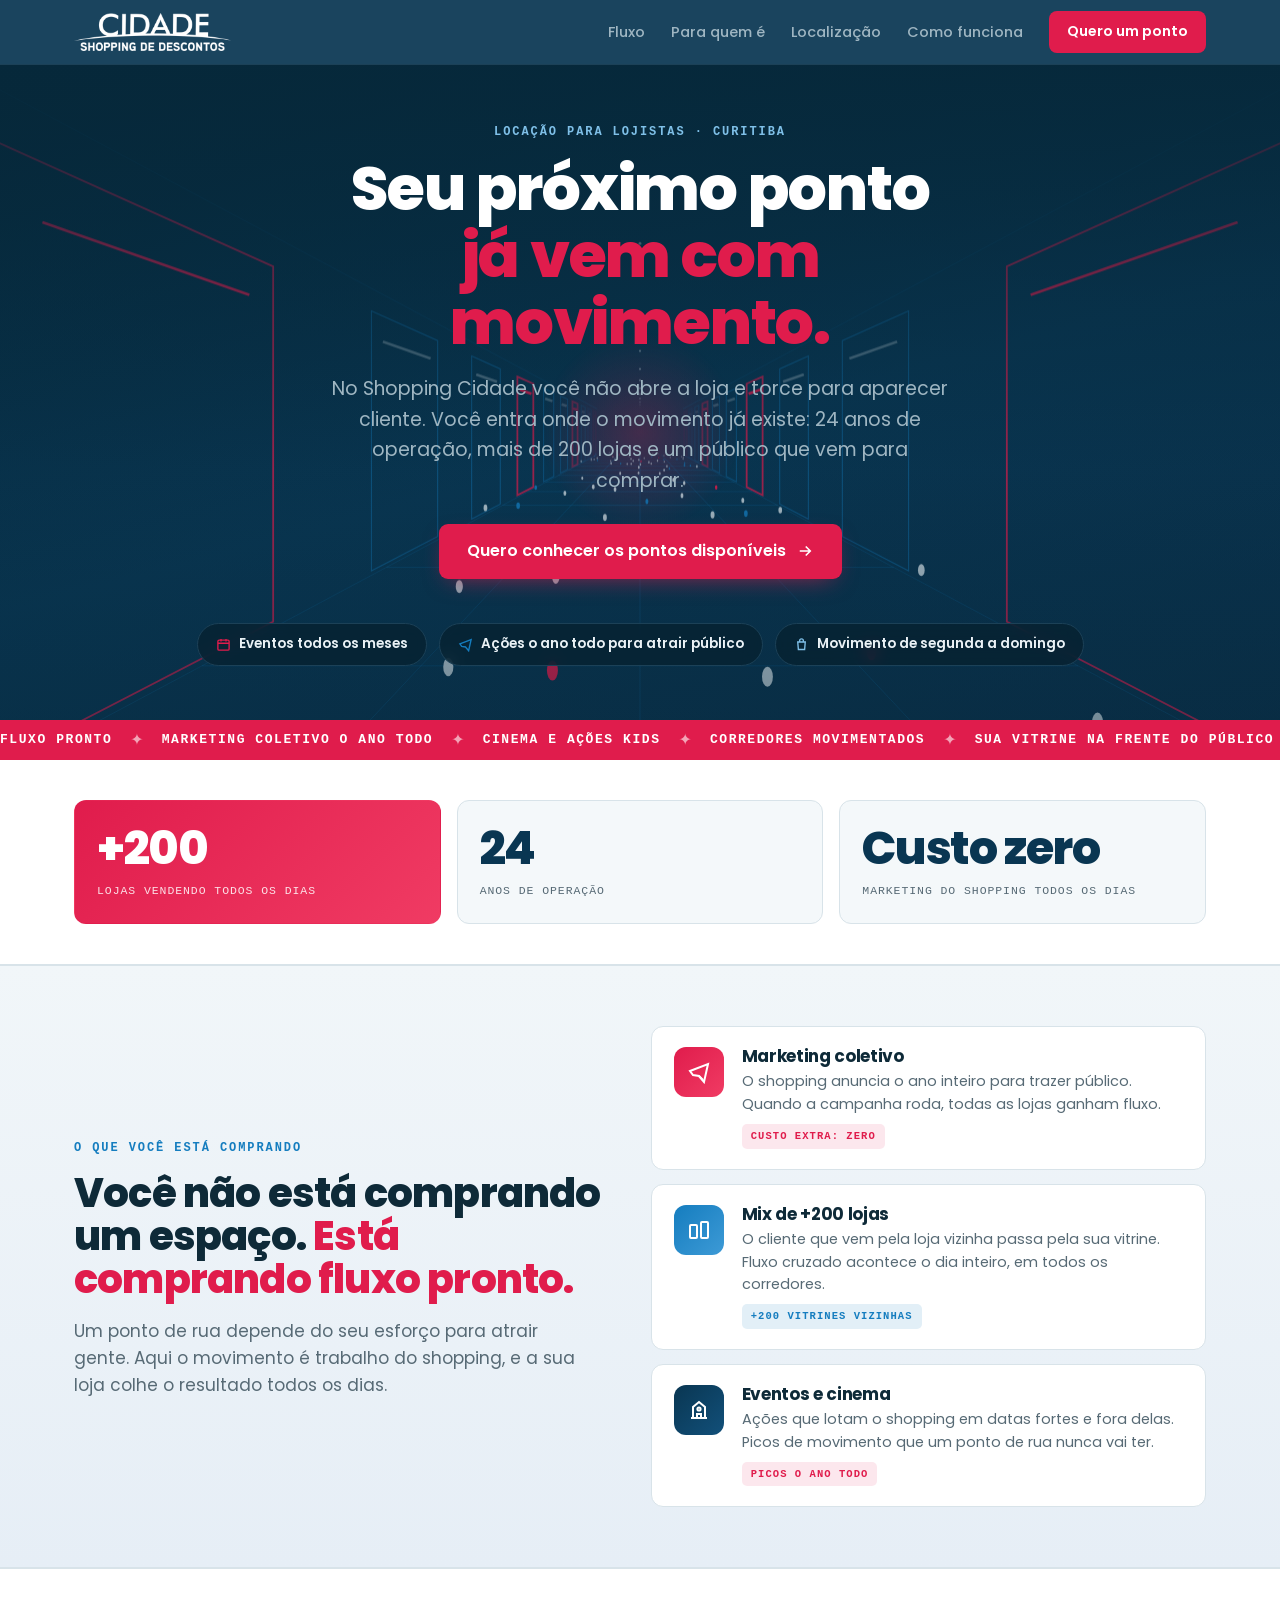
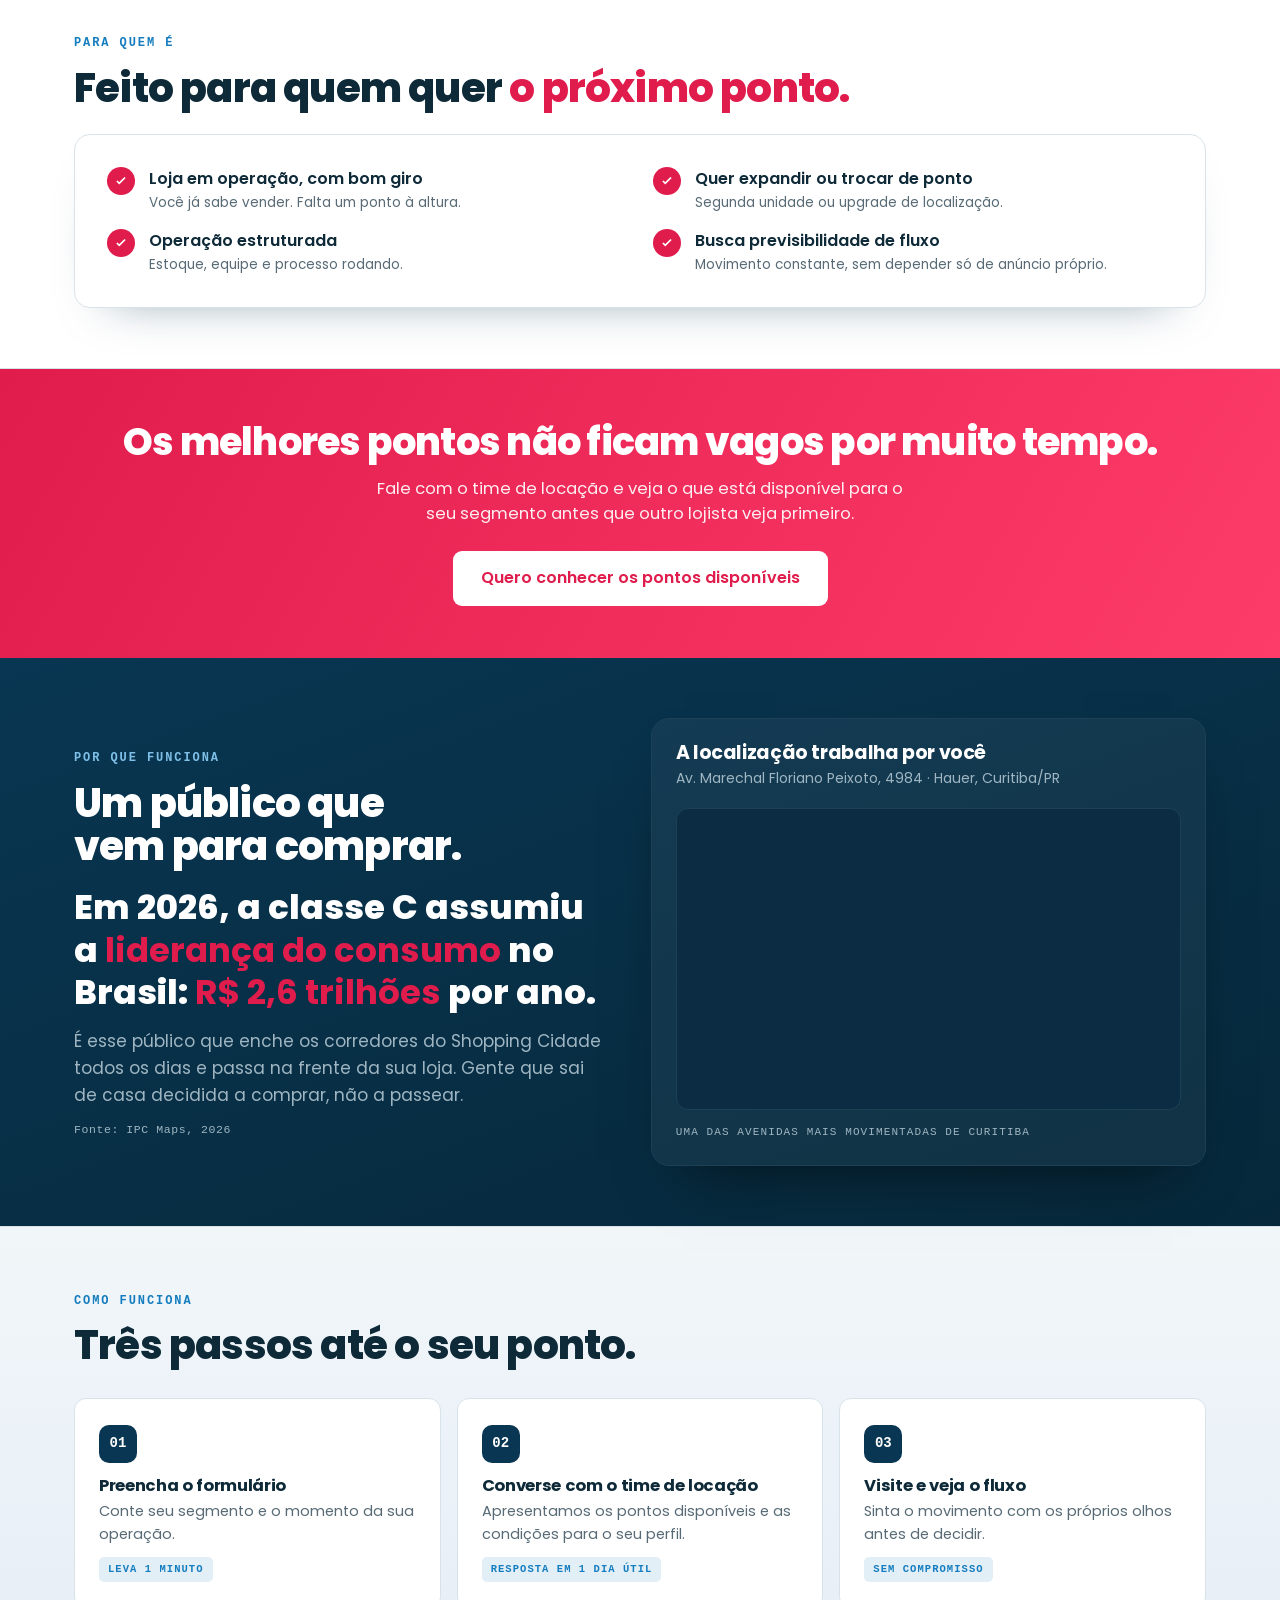
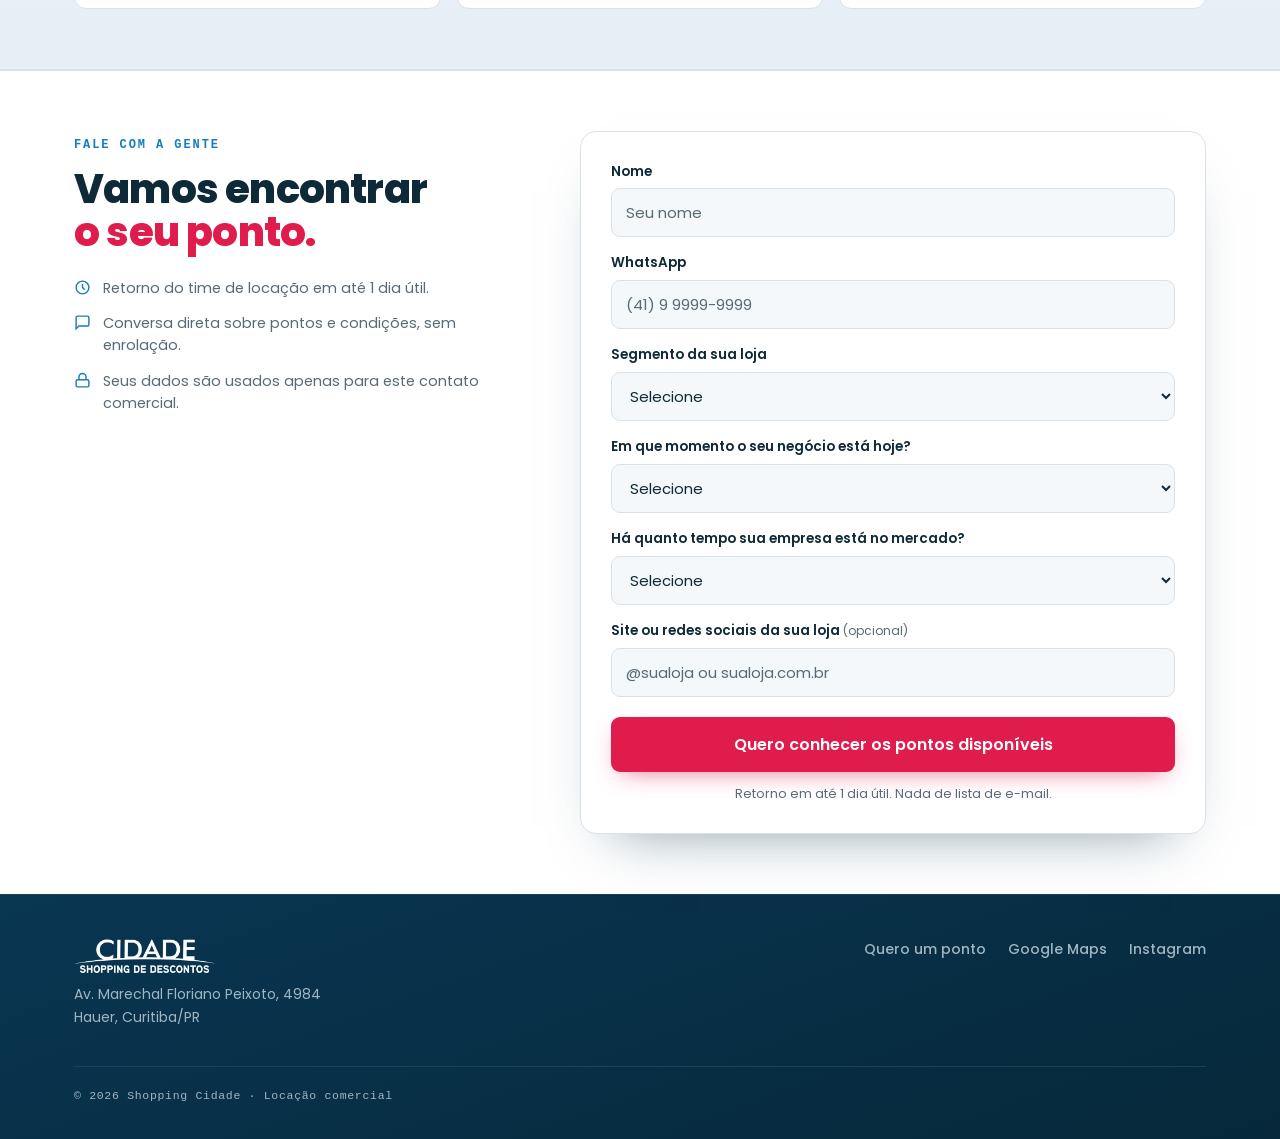
<file: Shopping Cidade/marketing/lp-b2b/deploy/index.html>
<!DOCTYPE html>
<html lang="pt-BR">
<head>
<meta charset="utf-8">
<meta name="viewport" content="width=device-width, initial-scale=1.0">
<meta name="description" content="Locacao de lojas no Shopping Cidade, em Curitiba (Hauer). Ponto com fluxo garantido para lojistas que querem expandir ou trocar de ponto. Fale com o time de locacao.">
<meta name="robots" content="index, follow">
<meta property="og:type" content="website">
<meta property="og:title" content="Shopping Cidade | Locacao para Lojistas">
<meta property="og:description" content="Ponto com fluxo garantido para lojistas que querem crescer. Fale com o time de locacao.">
<link rel="icon" href="data:image/svg+xml,%3Csvg xmlns='http://www.w3.org/2000/svg' viewBox='0 0 100 100'%3E%3Ctext y='.9em' font-size='90'%3E%F0%9F%9B%8D%EF%B8%8F%3C/text%3E%3C/svg%3E"><title>Shopping Cidade · Locação para Lojistas</title>
<style>
  /* Poppins em produção; no preview cai no fallback do sistema */
  @import url('https://fonts.googleapis.com/css2?family=Poppins:wght@400;500;600;700;800&display=swap');

  :root {
    --ground:#F4F8FA; --surface:#FFFFFF; --surface-2:#EAF1F5;
    --ink:#0E2A38; --muted:#576A75; --line:#D8E3E9;
    --petroleo:#093652; --petroleo-2:#0B2C42; --petroleo-3:#06283A;
    --magenta:#E01C4C; --magenta-ink:#C0153E; --azul:#157DBF;
    --on-dark:#EAF2F6; --on-dark-muted:#9FB6C2; --line-dark:#1C4157;
    --font:'Poppins','Segoe UI',system-ui,-apple-system,Roboto,Helvetica,Arial,sans-serif;
    --mono:ui-monospace,'Cascadia Code','Consolas','Courier New',monospace;
    --tone-tint:linear-gradient(180deg,#F1F6F9 0%,#E6EEF6 100%);
    --maxw:1180px; --radius:12px;
  }
  @media (prefers-color-scheme: dark) {
    :root { --ground:#061821; --surface:#0A2230; --surface-2:#0E2B3C;
      --ink:#EAF2F6; --muted:#9FB6C2; --line:#183648;
      --tone-tint:linear-gradient(180deg,#07202D 0%,#0A2634 100%); }
  }
  :root[data-theme="light"] { --ground:#F4F8FA; --surface:#FFFFFF; --surface-2:#EAF1F5;
    --ink:#0E2A38; --muted:#576A75; --line:#D8E3E9; }
  :root[data-theme="dark"] { --ground:#061821; --surface:#0A2230; --surface-2:#0E2B3C;
    --ink:#EAF2F6; --muted:#9FB6C2; --line:#183648;
    --tone-tint:linear-gradient(180deg,#07202D 0%,#0A2634 100%); }

  * { box-sizing:border-box; }
  html { scroll-behavior:smooth; }
  body { margin:0; background:var(--ground); color:var(--ink); font-family:var(--font);
    line-height:1.55; -webkit-font-smoothing:antialiased; overflow-x:hidden; }
  h1,h2,h3 { margin:0; text-wrap:balance; letter-spacing:-0.02em; line-height:1.08; }
  p { margin:0; }
  a { color:inherit; text-decoration:none; }
  img,svg,canvas,iframe { max-width:100%; }
  .wrap { max-width:var(--maxw); margin:0 auto; padding:0 24px; }
  .eyebrow { font-family:var(--mono); font-size:12px; font-weight:600; letter-spacing:0.16em;
    text-transform:uppercase; color:var(--azul); display:inline-block; margin-bottom:14px; }
  .mag { color:var(--magenta); }
  .h2 { font-size:clamp(27px,3.2vw,40px); font-weight:800; }
  .lead { font-size:17px; color:var(--muted); line-height:1.6; }

  /* progresso de scroll */
  #progress { position:fixed; top:0; left:0; height:3px; width:100%; background:var(--magenta);
    transform-origin:left; transform:scaleX(0); z-index:90; }

  /* botões */
  .btn { display:inline-flex; align-items:center; gap:10px; font-weight:600; font-size:16px;
    padding:15px 28px; border-radius:9px; border:0; cursor:pointer; font-family:var(--font);
    transition:transform .15s, box-shadow .25s, background .25s, color .25s; }
  .btn-primary { background:var(--magenta); color:#fff; box-shadow:0 8px 24px -10px rgba(224,28,76,.7); }
  .btn-primary:hover { background:var(--magenta-ink); transform:translateY(-2px);
    box-shadow:0 14px 30px -10px rgba(224,28,76,.8); }
  .btn-primary:active { transform:translateY(0); }
  .btn-primary.pulse { animation:pulse 2.6s ease-in-out infinite; }
  @keyframes pulse { 0%,100%{box-shadow:0 8px 24px -10px rgba(224,28,76,.7);}
    50%{box-shadow:0 10px 38px -4px rgba(224,28,76,1);} }
  a:focus-visible, button:focus-visible, input:focus-visible, select:focus-visible {
    outline:3px solid var(--azul); outline-offset:2px; }

  /* nav */
  nav.top { position:sticky; top:0; z-index:50; background:color-mix(in srgb,var(--petroleo) 93%, transparent);
    backdrop-filter:blur(10px); border-bottom:1px solid var(--line-dark); }
  nav.top .wrap { display:flex; align-items:center; justify-content:space-between; height:64px; }
  .brand { font-weight:800; color:var(--on-dark); font-size:19px; line-height:1.1; }
  .brand small { display:block; font-family:var(--mono); font-size:9.5px; font-weight:600;
    letter-spacing:.24em; color:var(--on-dark-muted); }
  .brandwrap { display:flex; align-items:center; }
  .brandlogo { height:38px; width:auto; display:block; }
  .brandlogo-footer { height:34px; width:auto; display:block; margin-bottom:6px; }
  .navlinks { display:flex; gap:26px; align-items:center; }
  .navlinks .lk { position:relative; color:var(--on-dark-muted); font-size:14.5px; font-weight:500; transition:color .2s; }
  .navlinks .lk:hover { color:var(--on-dark); }
  .navlinks .lk::after { content:""; position:absolute; left:0; bottom:-6px; width:0; height:2px;
    background:var(--magenta); transition:width .25s; }
  .navlinks .lk:hover::after { width:100%; }
  .nav-cta { background:var(--magenta); color:#fff !important; padding:10px 18px; border-radius:8px;
    font-weight:600; font-size:14px; transition:background .2s; }
  .nav-cta:hover { background:var(--magenta-ink); }
  @media (max-width:840px){ .navlinks .lk { display:none; } }

  /* ===== HERO: corredor 3D centralizado ===== */
  .hero { position:relative; overflow:hidden; color:var(--on-dark); text-align:center;
    background:linear-gradient(165deg,#06283A 0%,#093652 55%,#0A2F49 100%); }
  .hero canvas { position:absolute; inset:0; width:100%; height:100%; pointer-events:none; }
  .hero .grad { position:absolute; inset:0; pointer-events:none;
    background:linear-gradient(180deg, rgba(6,40,58,.88) 0%, rgba(6,40,58,.42) 34%, rgba(6,40,58,.10) 62%, rgba(6,40,58,.35) 100%); }
  .hero .wrap { position:relative; z-index:2; display:flex; flex-direction:column; align-items:center;
    min-height:600px; padding-top:58px; padding-bottom:54px; justify-content:flex-start; }
  .hero h1 { font-size:clamp(38px,5vw,62px); font-weight:800; color:#fff; max-width:18ch; }
  .hero h1 .ln { display:inline-block; opacity:0; transform:translateY(22px); animation:lnup .7s ease forwards; }
  .hero h1 .ln:nth-child(2){ animation-delay:.15s; }
  @keyframes lnup { to{opacity:1; transform:none;} }
  .hero .lead { color:var(--on-dark-muted); font-size:clamp(16.5px,1.6vw,19px); margin-top:18px; max-width:52ch; }
  .hero-cta { margin-top:28px; }
  .hchips { display:flex; gap:12px; flex-wrap:wrap; justify-content:center; margin-top:auto; padding-top:44px; }
  .hchip { display:inline-flex; align-items:center; gap:8px; padding:10px 18px; border-radius:999px;
    background:rgba(6,32,47,.72); border:1px solid var(--line-dark); backdrop-filter:blur(8px);
    font-size:13.5px; font-weight:600; color:var(--on-dark); }
  .hchip svg { color:var(--magenta); flex:none; }
  .hchip:nth-child(2) svg { color:var(--azul); }
  .hchip:nth-child(3) svg { color:#7FC0E8; }
  .floaty  { animation:floaty 5.5s ease-in-out infinite; }
  .floaty2 { animation:floaty 6.4s ease-in-out .5s infinite; }
  .floaty3 { animation:floaty 7.2s ease-in-out 1s infinite; }
  @keyframes floaty { 0%,100%{transform:translateY(0);} 50%{transform:translateY(-7px);} }
  @media (max-width:720px){ .hero .wrap { min-height:520px; padding-top:44px; padding-bottom:40px; } }

  /* ticker */
  .ticker { background:var(--magenta); color:#fff; overflow:hidden; white-space:nowrap; }
  .ticker .track { display:inline-flex; align-items:center; animation:marq 26s linear infinite; will-change:transform; }
  .ticker b { font-family:var(--mono); font-weight:700; font-size:13px; letter-spacing:.12em;
    text-transform:uppercase; padding:10px 0; }
  .ticker .dot { padding:0 18px; opacity:.6; }
  @keyframes marq { from{transform:translateX(0);} to{transform:translateX(-50%);} }
  .ticker:hover .track { animation-play-state:paused; }

  /* ===== STATS ===== */
  .stats { background:var(--surface); border-bottom:1px solid var(--line); }
  .stats .wrap { display:grid; grid-template-columns:repeat(3,1fr); gap:16px; padding:40px 24px; }
  .stat { background:var(--ground); border:1px solid var(--line); border-radius:var(--radius);
    padding:24px 22px; transition:transform .25s, box-shadow .25s; }
  .stat:hover { transform:translateY(-4px); box-shadow:0 16px 30px -20px rgba(9,54,82,.5); }
  .stat .num { font-size:clamp(32px,3.6vw,46px); font-weight:800; letter-spacing:-0.03em;
    line-height:1; color:var(--petroleo); font-variant-numeric:tabular-nums; }
  :root[data-theme="dark"] .stat .num { color:var(--azul); }
  @media (prefers-color-scheme:dark){ :root:not([data-theme="light"]) .stat .num { color:var(--azul); } }
  .stat .lbl { font-family:var(--mono); font-size:11.5px; letter-spacing:.08em; text-transform:uppercase;
    color:var(--muted); margin-top:11px; line-height:1.5; }
  .stat.hot { background:linear-gradient(135deg,var(--magenta),#F03B63); border-color:transparent; }
  .stat.hot .num { color:#fff !important; }
  .stat.hot .lbl { color:rgba(255,255,255,.85); }
  @media (max-width:760px){ .stats .wrap { grid-template-columns:1fr 1fr; padding:30px 24px; }
    .stat.hot { grid-column:1 / -1; } }

  /* ===== seções (respiro reduzido) ===== */
  section.block { padding:60px 0; }
  @media (max-width:760px){ section.block { padding:40px 0; } }
  /* tom claro suave para alternância entre seções */
  .tone-tint { background:var(--tone-tint); border-top:1px solid var(--line); border-bottom:1px solid var(--line); }

  /* fluxo pronto */
  .split { display:grid; grid-template-columns:1fr 1.05fr; gap:48px; align-items:center; }
  .split .lead { margin-top:16px; max-width:46ch; }
  .feature { display:flex; gap:18px; align-items:flex-start; background:var(--surface);
    border:1px solid var(--line); border-radius:var(--radius); padding:20px 22px;
    transition:transform .25s, box-shadow .25s, border-color .25s; }
  .feature + .feature { margin-top:14px; }
  .feature:hover { transform:translateX(6px); border-color:color-mix(in srgb,var(--azul) 45%, var(--line));
    box-shadow:0 14px 30px -20px rgba(9,54,82,.5); }
  .feature .ic { flex:none; width:50px; height:50px; border-radius:12px; display:grid; place-items:center; color:#fff; }
  .feature:nth-child(1) .ic { background:linear-gradient(135deg,var(--magenta),#F03B63); }
  .feature:nth-child(2) .ic { background:linear-gradient(135deg,var(--azul),#3D9AD6); }
  .feature:nth-child(3) .ic { background:linear-gradient(135deg,var(--petroleo),#12507A); }
  .feature h3 { font-size:17px; font-weight:700; }
  .feature p { font-size:14.5px; color:var(--muted); margin-top:5px; line-height:1.55; }
  .feature .tag { display:inline-block; margin-top:9px; font-family:var(--mono); font-size:10.5px;
    font-weight:700; letter-spacing:.1em; text-transform:uppercase; color:var(--magenta);
    background:color-mix(in srgb,var(--magenta) 10%, transparent); padding:4px 9px; border-radius:5px; }
  .feature:nth-child(2) .tag { color:var(--azul); background:color-mix(in srgb,var(--azul) 12%, transparent); }
  @media (max-width:860px){ .split { grid-template-columns:1fr; gap:26px; } }
  /* variação escura da seção de fluxo */
  .band-dark .split .lead { color:var(--on-dark-muted); }
  .band-dark .feature { background:rgba(255,255,255,.05); border-color:var(--line-dark); }
  .band-dark .feature:hover { border-color:var(--azul); box-shadow:0 16px 34px -18px rgba(0,0,0,.65); }
  .band-dark .feature h3 { color:#fff; }
  .band-dark .feature p { color:var(--on-dark-muted); }
  .band-dark .feature .tag { background:rgba(224,28,76,.16); color:#FF8FA8; }
  .band-dark .feature:nth-child(2) .tag { background:rgba(21,125,191,.2); color:#7FC0E8; }

  /* para quem é */
  .fit { background:var(--surface); border-top:1px solid var(--line); border-bottom:1px solid var(--line); }
  .fit-panel { background:var(--surface); border:1px solid var(--line); border-radius:16px;
    padding:32px; margin-top:24px; box-shadow:0 24px 50px -36px rgba(9,54,82,.55); }
  .checks { display:grid; grid-template-columns:1fr 1fr; gap:16px 26px; }
  .check { display:flex; gap:14px; align-items:flex-start; font-weight:600; font-size:16px; line-height:1.45; }
  .check .ck { flex:none; width:28px; height:28px; border-radius:50%; background:var(--magenta); color:#fff;
    display:grid; place-items:center; }
  .check small { display:block; font-weight:400; font-size:13.5px; color:var(--muted); margin-top:3px; }
  @media (max-width:640px){ .checks { grid-template-columns:1fr; } .fit-panel { padding:24px; } }

  /* faixa CTA */
  .ctaband { background:linear-gradient(120deg,var(--magenta),#FF3D6A 52%,var(--magenta));
    background-size:200% 200%; animation:bandmove 12s ease infinite; color:#fff; text-align:center; }
  @keyframes bandmove { 0%{background-position:0% 50%;} 50%{background-position:100% 50%;} 100%{background-position:0% 50%;} }
  .ctaband .wrap { padding:52px 24px; }
  .ctaband h2 { font-size:clamp(25px,3.2vw,38px); font-weight:800; color:#fff; }
  .ctaband p { margin:14px auto 24px; max-width:50ch; color:rgba(255,255,255,.92); font-size:16.5px; }
  .ctaband .btn { background:#fff; color:var(--magenta); }
  .ctaband .btn:hover { background:var(--petroleo); color:#fff; transform:translateY(-2px); }
  @media (max-width:720px){ .ctaband { display:none; } }

  /* prova + localização */
  .band-dark { background:linear-gradient(160deg,var(--petroleo) 0%,var(--petroleo-3) 100%); color:var(--on-dark); }
  .band-dark h2 { color:#fff; }
  .proof .wrap { display:grid; grid-template-columns:1fr 1.05fr; gap:48px; align-items:center; }
  .proof .big-stat { font-size:clamp(24px,2.8vw,34px); font-weight:800; color:#fff; margin-top:18px; line-height:1.25; }
  .proof .big-stat b { color:var(--magenta); }
  .proof .src { font-family:var(--mono); font-size:11.5px; color:var(--on-dark-muted); margin-top:12px; letter-spacing:.05em; }
  .proof .lead { color:var(--on-dark-muted); margin-top:14px; }
  .mapcard { background:rgba(255,255,255,.045); border:1px solid var(--line-dark); border-radius:18px;
    padding:24px; box-shadow:0 30px 60px -34px rgba(0,0,0,.7); }
  .mapcard h3 { font-size:19px; font-weight:700; color:#fff; }
  .mapcard .maddr { font-size:14px; color:var(--on-dark-muted); margin-top:5px; }
  .mapembed { margin-top:18px; border-radius:12px; overflow:hidden; border:1px solid var(--line-dark);
    background:var(--petroleo-2); position:relative; }
  .mapembed iframe { display:block; width:100%; height:300px; border:0; }
  .mfacts { display:block; margin-top:14px; font-family:var(--mono); font-size:11px; letter-spacing:.1em;
    text-transform:uppercase; color:var(--on-dark-muted); }
  @media (max-width:860px){ .proof .wrap { grid-template-columns:1fr; gap:28px; } .mapembed iframe { height:240px; } }

  /* como funciona (com a barra degradê que enche) */
  .steps { display:grid; grid-template-columns:repeat(3,1fr); gap:16px; margin-top:30px; }
  .step { position:relative; overflow:hidden; background:var(--surface); border:1px solid var(--line);
    border-radius:var(--radius); padding:26px 24px; transition:transform .25s, box-shadow .25s, border-color .25s; }
  .step::before { content:""; position:absolute; left:0; top:0; height:4px; width:100%;
    background:linear-gradient(90deg,var(--magenta),var(--azul)); transform:scaleX(0);
    transform-origin:left; transition:transform .35s; }
  .step:hover::before { transform:scaleX(1); }
  .step:hover { transform:translateY(-5px); box-shadow:0 16px 32px -22px rgba(9,54,82,.5);
    border-color:color-mix(in srgb,var(--magenta) 30%, var(--line)); }
  .step .n { width:38px; height:38px; border-radius:10px; display:grid; place-items:center;
    background:var(--petroleo); color:#fff; font-family:var(--mono); font-size:14px; font-weight:700; }
  :root[data-theme="dark"] .step .n { background:var(--azul); }
  .step h3 { font-size:16.5px; font-weight:700; margin-top:14px; }
  .step p { font-size:14.5px; color:var(--muted); margin-top:6px; line-height:1.55; }
  .step .chip-t { display:inline-block; margin-top:12px; font-family:var(--mono); font-size:10.5px;
    font-weight:700; letter-spacing:.1em; text-transform:uppercase; color:var(--azul);
    background:color-mix(in srgb,var(--azul) 12%, transparent); padding:4px 9px; border-radius:5px; }
  @media (max-width:760px){ .steps { grid-template-columns:1fr; } }

  /* formulário */
  .form-sec { background:var(--surface); border-top:1px solid var(--line); }
  .form-grid { display:grid; grid-template-columns:.85fr 1.15fr; gap:44px; align-items:start; }
  .form-points { margin-top:22px; display:flex; flex-direction:column; gap:13px; }
  .fp { display:flex; gap:12px; align-items:flex-start; font-size:14.5px; color:var(--muted); }
  .fp svg { flex:none; margin-top:2px; color:var(--azul); }
  .form-card { background:var(--surface); border:1px solid var(--line); border-radius:16px; padding:30px;
    box-shadow:0 28px 56px -34px rgba(9,54,82,.55); }
  .field { margin-bottom:16px; }
  .field label { display:block; font-size:13.5px; font-weight:600; margin-bottom:6px; }
  .field label .opt { font-weight:400; color:var(--muted); font-size:12px; }
  .field input, .field select { width:100%; padding:12px 14px; border-radius:9px; border:1.5px solid var(--line);
    background:var(--ground); color:var(--ink); font-size:15px; font-family:var(--font); transition:border-color .2s; }
  .field input:focus, .field select:focus { border-color:var(--magenta); outline:none; }
  .field input::placeholder { color:var(--muted); }
  .form-card .btn-primary { width:100%; justify-content:center; margin-top:4px; }
  .form-micro { font-size:12.5px; color:var(--muted); margin-top:12px; text-align:center; }
  .form-success { display:none; text-align:center; padding:34px 10px; }
  .form-success.on { display:block; }
  .form-success .ok { width:58px; height:58px; border-radius:50%; background:var(--azul); color:#fff;
    display:grid; place-items:center; margin:0 auto 16px; }
  .form-success h3 { font-size:22px; font-weight:700; }
  .form-success p { color:var(--muted); margin-top:8px; }
  @media (max-width:860px){ .form-grid { grid-template-columns:1fr; gap:24px; } .form-card { padding:24px; } }

  /* rodapé */
  footer { border-top:1px solid var(--line-dark); }
  footer .wrap { display:flex; justify-content:space-between; align-items:flex-start; gap:30px;
    padding:44px 24px 34px; flex-wrap:wrap; }
  footer .f-addr { font-size:14px; color:var(--on-dark-muted); margin-top:10px; max-width:34ch; line-height:1.6; }
  footer .f-links { display:flex; gap:22px; flex-wrap:wrap; }
  footer .f-links a { color:var(--on-dark-muted); font-size:14px; font-weight:500; transition:color .2s; }
  footer .f-links a:hover { color:var(--on-dark); }
  footer .copy { width:100%; border-top:1px solid var(--line-dark); padding-top:20px; margin-top:8px;
    font-family:var(--mono); font-size:11.5px; letter-spacing:.06em; color:var(--on-dark-muted); }

  /* reveal */
  .reveal { opacity:0; transform:translateY(24px); transition:opacity .65s ease, transform .65s ease; }
  .reveal.vis { opacity:1; transform:none; }
  .reveal.d1 { transition-delay:.08s; } .reveal.d2 { transition-delay:.16s; } .reveal.d3 { transition-delay:.24s; }

  @media (prefers-reduced-motion:reduce){
    html { scroll-behavior:auto; }
    .reveal { opacity:1; transform:none; transition:none; }
    .ticker .track, .ctaband, .floaty, .floaty2, .floaty3, .btn-primary.pulse { animation:none !important; }
    .hero h1 .ln { opacity:1; transform:none; animation:none; }
    .stat:hover, .feature:hover, .step:hover { transform:none; }
  }
</style>
</head>
<body>


<div id="progress" aria-hidden="true"></div>

<nav class="top">
  <div class="wrap">
    <a class="brandwrap" href="#top"><img class="brandlogo" src="[data-uri]" alt="Cidade Shopping de Descontos"></a>
    <div class="navlinks">
      <a class="lk" href="#fluxo">Fluxo</a>
      <a class="lk" href="#quem">Para quem é</a>
      <a class="lk" href="#local">Localização</a>
      <a class="lk" href="#processo">Como funciona</a>
      <a class="nav-cta" href="#contato">Quero um ponto</a>
    </div>
  </div>
</nav>

<header class="hero" id="top">
  <canvas id="corridor" aria-hidden="true"></canvas>
  <div class="grad" aria-hidden="true"></div>
  <div class="wrap">
    <span class="eyebrow" style="color:#7FC0E8;">Locação para lojistas · Curitiba</span>
    <h1><span class="ln">Seu próximo ponto</span> <span class="ln mag">já vem com movimento.</span></h1>
    <p class="lead">No Shopping Cidade você não abre a loja e torce para aparecer cliente. Você entra onde o movimento já existe: 24 anos de operação, mais de 200 lojas e um público que vem para comprar.</p>
    <div class="hero-cta">
      <a class="btn btn-primary pulse" href="#contato">Quero conhecer os pontos disponíveis
        <svg width="18" height="18" viewBox="0 0 24 24" fill="none" stroke="currentColor" stroke-width="2.2"><path d="M5 12h14M13 6l6 6-6 6"/></svg>
      </a>
    </div>
    <div class="hchips">
      <span class="hchip floaty">
        <svg width="15" height="15" viewBox="0 0 24 24" fill="none" stroke="currentColor" stroke-width="2.2"><rect x="3" y="5" width="18" height="16" rx="2"/><path d="M3 10h18M8 3v4M16 3v4"/></svg>
        Eventos todos os meses
      </span>
      <span class="hchip floaty2">
        <svg width="15" height="15" viewBox="0 0 24 24" fill="none" stroke="currentColor" stroke-width="2.2"><path d="M3 11l18-7-4 18-5-6-6-1z"/></svg>
        Ações o ano todo para atrair público
      </span>
      <span class="hchip floaty3">
        <svg width="15" height="15" viewBox="0 0 24 24" fill="none" stroke="currentColor" stroke-width="2.2"><path d="M6 8h12l-1 12H7z"/><path d="M9 8V6a3 3 0 016 0v2"/></svg>
        Movimento de segunda a domingo
      </span>
    </div>
  </div>
</header>

<div class="ticker" aria-hidden="true">
  <div class="track">
    <b>Fluxo pronto</b><span class="dot">✦</span><b>Marketing coletivo o ano todo</b><span class="dot">✦</span><b>Cinema e ações kids</b><span class="dot">✦</span><b>Corredores movimentados</b><span class="dot">✦</span><b>Sua vitrine na frente do público</b><span class="dot">✦</span>
    <b>Fluxo pronto</b><span class="dot">✦</span><b>Marketing coletivo o ano todo</b><span class="dot">✦</span><b>Cinema e ações kids</b><span class="dot">✦</span><b>Corredores movimentados</b><span class="dot">✦</span><b>Sua vitrine na frente do público</b><span class="dot">✦</span>
  </div>
</div>

<section class="stats">
  <div class="wrap">
    <div class="stat hot reveal">
      <div class="num">+<span class="counter" data-target="200">0</span></div>
      <div class="lbl">Lojas vendendo todos os dias</div>
    </div>
    <div class="stat reveal d1">
      <div class="num"><span class="counter" data-target="24">0</span></div>
      <div class="lbl">Anos de operação</div>
    </div>
    <div class="stat reveal d2">
      <div class="num">Custo zero</div>
      <div class="lbl">Marketing do shopping todos os dias</div>
    </div>
  </div>
</section>

<section class="block tone-tint" id="fluxo">
  <div class="wrap split">
    <div class="reveal">
      <span class="eyebrow">O que você está comprando</span>
      <h2 class="h2">Você não está comprando um espaço. <span class="mag">Está comprando fluxo pronto.</span></h2>
      <p class="lead">Um ponto de rua depende do seu esforço para atrair gente. Aqui o movimento é trabalho do shopping, e a sua loja colhe o resultado todos os dias.</p>
    </div>
    <div class="reveal d1">
      <div class="feature">
        <div class="ic"><svg width="24" height="24" viewBox="0 0 24 24" fill="none" stroke="currentColor" stroke-width="2"><path d="M3 11l18-7-4 18-5-6-6-1z"/><path d="M12 16l4 4"/></svg></div>
        <div>
          <h3>Marketing coletivo</h3>
          <p>O shopping anuncia o ano inteiro para trazer público. Quando a campanha roda, todas as lojas ganham fluxo.</p>
          <span class="tag">Custo extra: zero</span>
        </div>
      </div>
      <div class="feature">
        <div class="ic"><svg width="24" height="24" viewBox="0 0 24 24" fill="none" stroke="currentColor" stroke-width="2"><rect x="3" y="7" width="7" height="13" rx="1"/><rect x="14" y="4" width="7" height="16" rx="1"/><path d="M6.5 11h.01M17.5 8h.01"/></svg></div>
        <div>
          <h3>Mix de +200 lojas</h3>
          <p>O cliente que vem pela loja vizinha passa pela sua vitrine. Fluxo cruzado acontece o dia inteiro, em todos os corredores.</p>
          <span class="tag">+200 vitrines vizinhas</span>
        </div>
      </div>
      <div class="feature">
        <div class="ic"><svg width="24" height="24" viewBox="0 0 24 24" fill="none" stroke="currentColor" stroke-width="2"><path d="M4 20h16M6 20V9l6-5 6 5v11"/><path d="M10 20v-4h4v4"/><circle cx="12" cy="11" r="1.6"/></svg></div>
        <div>
          <h3>Eventos e cinema</h3>
          <p>Ações que lotam o shopping em datas fortes e fora delas. Picos de movimento que um ponto de rua nunca vai ter.</p>
          <span class="tag">Picos o ano todo</span>
        </div>
      </div>
    </div>
  </div>
</section>

<section class="block fit" id="quem">
  <div class="wrap">
    <div class="reveal">
      <span class="eyebrow">Para quem é</span>
      <h2 class="h2">Feito para quem quer <span class="mag">o próximo ponto.</span></h2>
    </div>
    <div class="fit-panel reveal d1">
      <div class="checks">
        <div class="check">
          <span class="ck"><svg width="14" height="14" viewBox="0 0 24 24" fill="none" stroke="currentColor" stroke-width="3"><path d="M5 12l4 4 10-10"/></svg></span>
          <span>Loja em operação, com bom giro<small>Você já sabe vender. Falta um ponto à altura.</small></span>
        </div>
        <div class="check">
          <span class="ck"><svg width="14" height="14" viewBox="0 0 24 24" fill="none" stroke="currentColor" stroke-width="3"><path d="M5 12l4 4 10-10"/></svg></span>
          <span>Quer expandir ou trocar de ponto<small>Segunda unidade ou upgrade de localização.</small></span>
        </div>
        <div class="check">
          <span class="ck"><svg width="14" height="14" viewBox="0 0 24 24" fill="none" stroke="currentColor" stroke-width="3"><path d="M5 12l4 4 10-10"/></svg></span>
          <span>Operação estruturada<small>Estoque, equipe e processo rodando.</small></span>
        </div>
        <div class="check">
          <span class="ck"><svg width="14" height="14" viewBox="0 0 24 24" fill="none" stroke="currentColor" stroke-width="3"><path d="M5 12l4 4 10-10"/></svg></span>
          <span>Busca previsibilidade de fluxo<small>Movimento constante, sem depender só de anúncio próprio.</small></span>
        </div>
      </div>
    </div>
  </div>
</section>

<section class="ctaband">
  <div class="wrap reveal">
    <h2>Os melhores pontos não ficam vagos por muito tempo.</h2>
    <p>Fale com o time de locação e veja o que está disponível para o seu segmento antes que outro lojista veja primeiro.</p>
    <a class="btn" href="#contato">Quero conhecer os pontos disponíveis</a>
  </div>
</section>

<section class="block proof band-dark" id="local">
  <div class="wrap">
    <div class="reveal">
      <span class="eyebrow" style="color:#7FC0E8;">Por que funciona</span>
      <h2 class="h2">Um público que vem para comprar.</h2>
      <p class="big-stat">Em 2026, a classe C assumiu a <b>liderança do consumo</b> no Brasil: <b>R$ 2,6 trilhões</b> por ano.</p>
      <p class="lead">É esse público que enche os corredores do Shopping Cidade todos os dias e passa na frente da sua loja. Gente que sai de casa decidida a comprar, não a passear.</p>
      <p class="src">Fonte: IPC Maps, 2026</p>
    </div>
    <div class="mapcard reveal d1">
      <h3>A localização trabalha por você</h3>
      <p class="maddr">Av. Marechal Floriano Peixoto, 4984 · Hauer, Curitiba/PR</p>
      <div class="mapembed">
        <iframe
          src="https://maps.google.com/maps?q=Shopping%20Cidade%2C%20Av.%20Marechal%20Floriano%20Peixoto%2C%204984%2C%20Curitiba%2C%20PR&t=m&z=16&output=embed"
          title="Mapa do Shopping Cidade na Av. Marechal Floriano Peixoto, Curitiba"
          loading="lazy"
          referrerpolicy="no-referrer-when-downgrade"
          allowfullscreen></iframe>
      </div>
      <span class="mfacts">Uma das avenidas mais movimentadas de Curitiba</span>
    </div>
  </div>
</section>

<section class="block tone-tint" id="processo">
  <div class="wrap">
    <div class="reveal">
      <span class="eyebrow">Como funciona</span>
      <h2 class="h2">Três passos até o seu ponto.</h2>
    </div>
    <div class="steps">
      <div class="step reveal">
        <div class="n">01</div>
        <h3>Preencha o formulário</h3>
        <p>Conte seu segmento e o momento da sua operação.</p>
        <span class="chip-t">Leva 1 minuto</span>
      </div>
      <div class="step reveal d1">
        <div class="n">02</div>
        <h3>Converse com o time de locação</h3>
        <p>Apresentamos os pontos disponíveis e as condições para o seu perfil.</p>
        <span class="chip-t">Resposta em 1 dia útil</span>
      </div>
      <div class="step reveal d2">
        <div class="n">03</div>
        <h3>Visite e veja o fluxo</h3>
        <p>Sinta o movimento com os próprios olhos antes de decidir.</p>
        <span class="chip-t">Sem compromisso</span>
      </div>
    </div>
  </div>
</section>

<section class="block form-sec" id="contato">
  <div class="wrap form-grid">
    <div class="reveal">
      <span class="eyebrow">Fale com a gente</span>
      <h2 class="h2">Vamos encontrar <span class="mag">o seu ponto.</span></h2>
      <div class="form-points">
        <p class="fp">
          <svg width="17" height="17" viewBox="0 0 24 24" fill="none" stroke="currentColor" stroke-width="2"><circle cx="12" cy="12" r="9"/><path d="M12 7v5l3 3"/></svg>
          Retorno do time de locação em até 1 dia útil.
        </p>
        <p class="fp">
          <svg width="17" height="17" viewBox="0 0 24 24" fill="none" stroke="currentColor" stroke-width="2"><path d="M21 15a2 2 0 01-2 2H7l-4 4V5a2 2 0 012-2h14a2 2 0 012 2z"/></svg>
          Conversa direta sobre pontos e condições, sem enrolação.
        </p>
        <p class="fp">
          <svg width="17" height="17" viewBox="0 0 24 24" fill="none" stroke="currentColor" stroke-width="2"><rect x="3" y="11" width="18" height="10" rx="2"/><path d="M7 11V7a5 5 0 0110 0v4"/></svg>
          Seus dados são usados apenas para este contato comercial.
        </p>
      </div>
    </div>
    <div class="form-card reveal d1">
      <form id="lead-form" name="lead-locacao-b2b" method="POST" data-netlify="true" netlify-honeypot="bot-field" novalidate>
        <input type="hidden" name="form-name" value="lead-locacao-b2b">
        <p hidden aria-hidden="true"><label>Não preencha isto: <input name="bot-field" tabindex="-1" autocomplete="off"></label></p>
        <div class="field">
          <label for="nome">Nome</label>
          <input id="nome" name="nome" type="text" placeholder="Seu nome" required autocomplete="name">
        </div>
        <div class="field">
          <label for="zap">WhatsApp</label>
          <input id="zap" name="whatsapp" type="tel" placeholder="(41) 9 9999-9999" required autocomplete="tel">
        </div>
        <div class="field">
          <label for="seg">Segmento da sua loja</label>
          <select id="seg" name="segmento" required>
            <option value="" selected disabled>Selecione</option>
            <option>Moda Feminina</option>
            <option>Moda Masculina</option>
            <option>Moda Infantil</option>
            <option>Calçados</option>
            <option>Bijuterias e Acessórios</option>
            <option>Suplementos e Fitness</option>
            <option>Outro</option>
          </select>
        </div>
        <div class="field">
          <label for="momento">Em que momento o seu negócio está hoje?</label>
          <select id="momento" name="momento" required>
            <option value="" selected disabled>Selecione</option>
            <option>Tenho loja física e quero mudar de ponto</option>
            <option>Tenho loja física e quero abrir mais uma unidade</option>
            <option>Vendo online e quero abrir uma loja física</option>
            <option>Estou planejando começar um negócio</option>
          </select>
        </div>
        <div class="field">
          <label for="tempo">Há quanto tempo sua empresa está no mercado?</label>
          <select id="tempo" name="tempo" required>
            <option value="" selected disabled>Selecione</option>
            <option>Ainda não comecei</option>
            <option>Menos de 1 ano</option>
            <option>De 1 a 5 anos</option>
            <option>De 5 a 10 anos</option>
            <option>Mais de 10 anos</option>
          </select>
        </div>
        <div class="field">
          <label for="site">Site ou redes sociais da sua loja <span class="opt">(opcional)</span></label>
          <input id="site" name="site" type="text" placeholder="@sualoja ou sualoja.com.br" autocomplete="url">
        </div>
        <button class="btn btn-primary" type="submit">Quero conhecer os pontos disponíveis</button>
        <p class="form-micro">Retorno em até 1 dia útil. Nada de lista de e-mail.</p>
      </form>
      <div class="form-success" id="ok">
        <div class="ok"><svg width="28" height="28" viewBox="0 0 24 24" fill="none" stroke="currentColor" stroke-width="2.5"><path d="M5 12l4 4 10-10"/></svg></div>
        <h3>Recebemos seu contato.</h3>
        <p>O time de locação fala com você em até 1 dia útil.</p>
      </div>
    </div>
  </div>
</section>

<footer class="band-dark">
  <div class="wrap">
    <div>
      <img class="brandlogo-footer" src="[data-uri]" alt="Cidade Shopping de Descontos">
      <p class="f-addr">Av. Marechal Floriano Peixoto, 4984<br>Hauer, Curitiba/PR</p>
    </div>
    <div class="f-links">
      <a href="#contato">Quero um ponto</a>
      <a href="https://www.google.com/maps/search/?api=1&query=Shopping+Cidade%2C+Av.+Marechal+Floriano+Peixoto%2C+4984%2C+Curitiba" target="_blank" rel="noopener">Google Maps</a>
      <a href="https://www.instagram.com/shoppingcidadecuritiba/" target="_blank" rel="noopener">Instagram</a>
    </div>
    <div class="copy">© 2026 Shopping Cidade · Locação comercial</div>
  </div>
</footer>

<script>
(function(){
  var reduce = window.matchMedia('(prefers-reduced-motion: reduce)').matches;

  /* barra de progresso */
  var prog = document.getElementById('progress');
  function onScroll(){
    var h = document.documentElement;
    var max = h.scrollHeight - h.clientHeight;
    prog.style.transform = 'scaleX(' + (max > 0 ? (h.scrollTop / max) : 0) + ')';
  }
  document.addEventListener('scroll', onScroll, {passive:true}); onScroll();

  /* reveal on scroll */
  var revs = document.querySelectorAll('.reveal');
  if (reduce || !('IntersectionObserver' in window)) {
    revs.forEach(function(el){ el.classList.add('vis'); });
  } else {
    var io = new IntersectionObserver(function(entries){
      entries.forEach(function(e){
        if (e.isIntersecting){ e.target.classList.add('vis'); io.unobserve(e.target); }
      });
    }, {threshold:0.13});
    revs.forEach(function(el){ io.observe(el); });
  }

  /* contadores */
  var counted = false;
  function runCounters(){
    if (counted) return; counted = true;
    document.querySelectorAll('.counter').forEach(function(c){
      var target = +c.getAttribute('data-target');
      if (reduce){ c.textContent = target; return; }
      var dur = 1400, start = null;
      function step(ts){
        if (!start) start = ts;
        var p = Math.min((ts - start) / dur, 1);
        c.textContent = Math.round(target * (1 - Math.pow(1 - p, 3)));
        if (p < 1) requestAnimationFrame(step);
      }
      requestAnimationFrame(step);
    });
  }
  var statsEl = document.querySelector('.stats');
  if (statsEl && 'IntersectionObserver' in window && !reduce){
    var io2 = new IntersectionObserver(function(entries){
      entries.forEach(function(e){ if (e.isIntersecting){ runCounters(); io2.disconnect(); } });
    }, {threshold:0.3});
    io2.observe(statsEl);
  } else { runCounters(); }

  /* ============ HERO: corredor 3D centralizado ============ */
  var cv = document.getElementById('corridor');
  var hero = document.querySelector('.hero');
  if (cv && cv.getContext){
    var ctx = cv.getContext('2d');
    var W = 0, H = 0, DPR = 1;
    var mx = 0, my = 0, px = 0, py = 0;
    var zoff = 0, last = null;

    function resize(){
      DPR = Math.min(window.devicePixelRatio || 1, 2);
      var r = hero.getBoundingClientRect();
      W = cv.width = Math.floor(r.width * DPR);
      H = cv.height = Math.floor(r.height * DPR);
    }
    resize(); window.addEventListener('resize', resize);

    hero.addEventListener('mousemove', function(e){
      var r = hero.getBoundingClientRect();
      mx = ((e.clientX - r.left) / r.width  - 0.5);
      my = ((e.clientY - r.top)  / r.height - 0.5);
    });

    var XW = 3, YF = 1.6, YC = -1.6, ZMAX = 42;
    var small = window.innerWidth < 640;
    var NP = small ? 48 : 92;
    var crowd = [];
    for (var i = 0; i < NP; i++){
      crowd.push({
        x: (Math.random() * 2 - 1) * (XW * 0.8),
        y: YF - 0.28 - Math.random() * 0.22,
        z: 1.5 + Math.random() * (ZMAX - 2),
        sp: 2.4 + Math.random() * 3.2,
        kind: Math.random()
      });
    }

    function fog(z){ return Math.max(0, Math.min(1, 1.55 - z / 26)); }

    function frame(ts){
      if (last == null) last = ts;
      var dt = Math.min((ts - last) / 1000, 0.05); last = ts;
      zoff = (zoff + dt * 4.2) % 4;

      px += ((mx * W * 0.05) - px) * 0.06;
      py += ((my * H * 0.03) - py) * 0.06;

      var f  = H * 0.92;
      var vx = W * 0.50 + px;             /* ponto de fuga CENTRALIZADO */
      var vy = H * 0.56 + py;
      function pj(x, y, z){ var s = f / z; return [vx + x * s, vy + y * s]; }

      ctx.clearRect(0, 0, W, H);

      /* brilho magenta no ponto de fuga */
      var pr = H * (0.14 + 0.02 * Math.sin(ts / 900));
      var g = ctx.createRadialGradient(vx, vy, 0, vx, vy, pr);
      g.addColorStop(0, 'rgba(224,28,76,0.32)');
      g.addColorStop(1, 'rgba(224,28,76,0)');
      ctx.fillStyle = g;
      ctx.fillRect(vx - pr, vy - pr, pr * 2, pr * 2);

      /* trilhos do chão e teto */
      ctx.lineWidth = 1 * DPR;
      var rails = [-XW, -XW/2, 0, XW/2, XW];
      for (var r = 0; r < rails.length; r++){
        var a = pj(rails[r], YF, 1.2), b = pj(rails[r], YF, ZMAX);
        ctx.strokeStyle = 'rgba(21,125,191,0.20)';
        ctx.beginPath(); ctx.moveTo(a[0], a[1]); ctx.lineTo(b[0], b[1]); ctx.stroke();
      }
      var railsC = [-XW, XW];
      for (var r2 = 0; r2 < railsC.length; r2++){
        var a2 = pj(railsC[r2], YC, 1.2), b2 = pj(railsC[r2], YC, ZMAX);
        ctx.strokeStyle = 'rgba(21,125,191,0.14)';
        ctx.beginPath(); ctx.moveTo(a2[0], a2[1]); ctx.lineTo(b2[0], b2[1]); ctx.stroke();
      }

      /* linhas transversais do chão */
      for (var i2 = 0; i2 < 14; i2++){
        var z = 1.4 + ((i2 * 3 + (3 - zoff)) % (ZMAX - 2));
        var fA = fog(z);
        if (fA <= 0.01) continue;
        var l = pj(-XW, YF, z), rr = pj(XW, YF, z);
        ctx.strokeStyle = 'rgba(21,125,191,' + (0.22 * fA).toFixed(3) + ')';
        ctx.beginPath(); ctx.moveTo(l[0], l[1]); ctx.lineTo(rr[0], rr[1]); ctx.stroke();
      }

      /* vitrines nas paredes */
      for (var side = -1; side <= 1; side += 2){
        for (var k = 0; k < 10; k++){
          var zf = 2 + ((k * 4 + (4 - zoff)) % (ZMAX - 3));
          var fA2 = fog(zf);
          if (fA2 <= 0.02) continue;
          var hotStore = (k % 3 === 0);
          var p1 = pj(side * XW, YC + 0.25, zf);
          var p2 = pj(side * XW, YC + 0.25, zf + 2.2);
          var p3 = pj(side * XW, YF - 0.05, zf + 2.2);
          var p4 = pj(side * XW, YF - 0.05, zf);
          ctx.strokeStyle = hotStore
            ? 'rgba(224,28,76,' + (0.75 * fA2).toFixed(3) + ')'
            : 'rgba(21,125,191,' + (0.45 * fA2).toFixed(3) + ')';
          ctx.lineWidth = (hotStore ? 1.8 : 1.1) * DPR;
          ctx.beginPath();
          ctx.moveTo(p1[0], p1[1]); ctx.lineTo(p2[0], p2[1]);
          ctx.lineTo(p3[0], p3[1]); ctx.lineTo(p4[0], p4[1]);
          ctx.closePath(); ctx.stroke();
          var s1 = pj(side * XW, YC + 0.55, zf + 0.3);
          var s2 = pj(side * XW, YC + 0.55, zf + 1.9);
          ctx.strokeStyle = hotStore
            ? 'rgba(224,28,76,' + (0.9 * fA2).toFixed(3) + ')'
            : 'rgba(234,242,246,' + (0.3 * fA2).toFixed(3) + ')';
          ctx.lineWidth = 2.6 * DPR;
          ctx.beginPath(); ctx.moveTo(s1[0], s1[1]); ctx.lineTo(s2[0], s2[1]); ctx.stroke();
        }
      }

      /* luzes do teto */
      for (var k2 = 0; k2 < 12; k2++){
        var zl = 1.6 + ((k2 * 3.4 + (3.4 - zoff)) % (ZMAX - 2));
        var fA3 = fog(zl);
        if (fA3 <= 0.02) continue;
        var lp = pj(0, YC, zl);
        ctx.fillStyle = 'rgba(234,242,246,' + (0.5 * fA3).toFixed(3) + ')';
        ctx.beginPath(); ctx.arc(lp[0], lp[1], Math.max(1, (f / zl) * 0.012), 0, Math.PI * 2); ctx.fill();
      }

      /* multidão */
      crowd.sort(function(a, b){ return b.z - a.z; });
      for (var c = 0; c < crowd.length; c++){
        var pn = crowd[c];
        pn.z -= pn.sp * dt;
        if (pn.z < 1.15){
          pn.z = ZMAX * (0.55 + Math.random() * 0.45);
          pn.x = (Math.random() * 2 - 1) * (XW * 0.8);
          pn.sp = 2.4 + Math.random() * 3.2;
        }
        var fA4 = fog(pn.z);
        if (fA4 <= 0.02) continue;
        var pp = pj(pn.x, pn.y, pn.z);
        var rr2 = Math.min(10 * DPR, Math.max(1, (f / pn.z) * 0.05));
        var col;
        if (pn.kind < 0.12)      col = 'rgba(224,28,76,'  + (0.95 * fA4).toFixed(3) + ')';
        else if (pn.kind < 0.32) col = 'rgba(21,125,191,' + (0.85 * fA4).toFixed(3) + ')';
        else                     col = 'rgba(234,242,246,' + (0.75 * fA4).toFixed(3) + ')';
        ctx.fillStyle = col;
        ctx.beginPath();
        ctx.ellipse(pp[0], pp[1], rr2 * 0.55, rr2, 0, 0, Math.PI * 2);
        ctx.fill();
      }

      if (!reduce) requestAnimationFrame(frame);
    }

    if (reduce){ last = 0; frame(16); }
    else { requestAnimationFrame(frame); }
  }

  /* formulário: estado de sucesso (envio real entra na produção) */
  var form = document.getElementById('lead-form');
  if (form){
    form.addEventListener('submit', function(ev){
      ev.preventDefault();
      if (!form.checkValidity()){ form.reportValidity(); return; }
      var btn = form.querySelector('button[type=submit]');
      if (btn){ btn.disabled = true; btn.textContent = 'Enviando...'; }
      var params = new URLSearchParams(new FormData(form)).toString();
      fetch('/', { method:'POST', headers:{'Content-Type':'application/x-www-form-urlencoded'}, body: params })
        .then(function(r){ if(!r.ok) throw new Error('net'); form.style.display='none'; document.getElementById('ok').classList.add('on'); })
        .catch(function(){ if(btn){ btn.disabled=false; btn.textContent='Quero conhecer os pontos disponíveis'; } alert('Nao foi possivel enviar agora. Tente novamente em instantes.'); });
    });
  }
})();
</script>

</body>
</html>
</file>
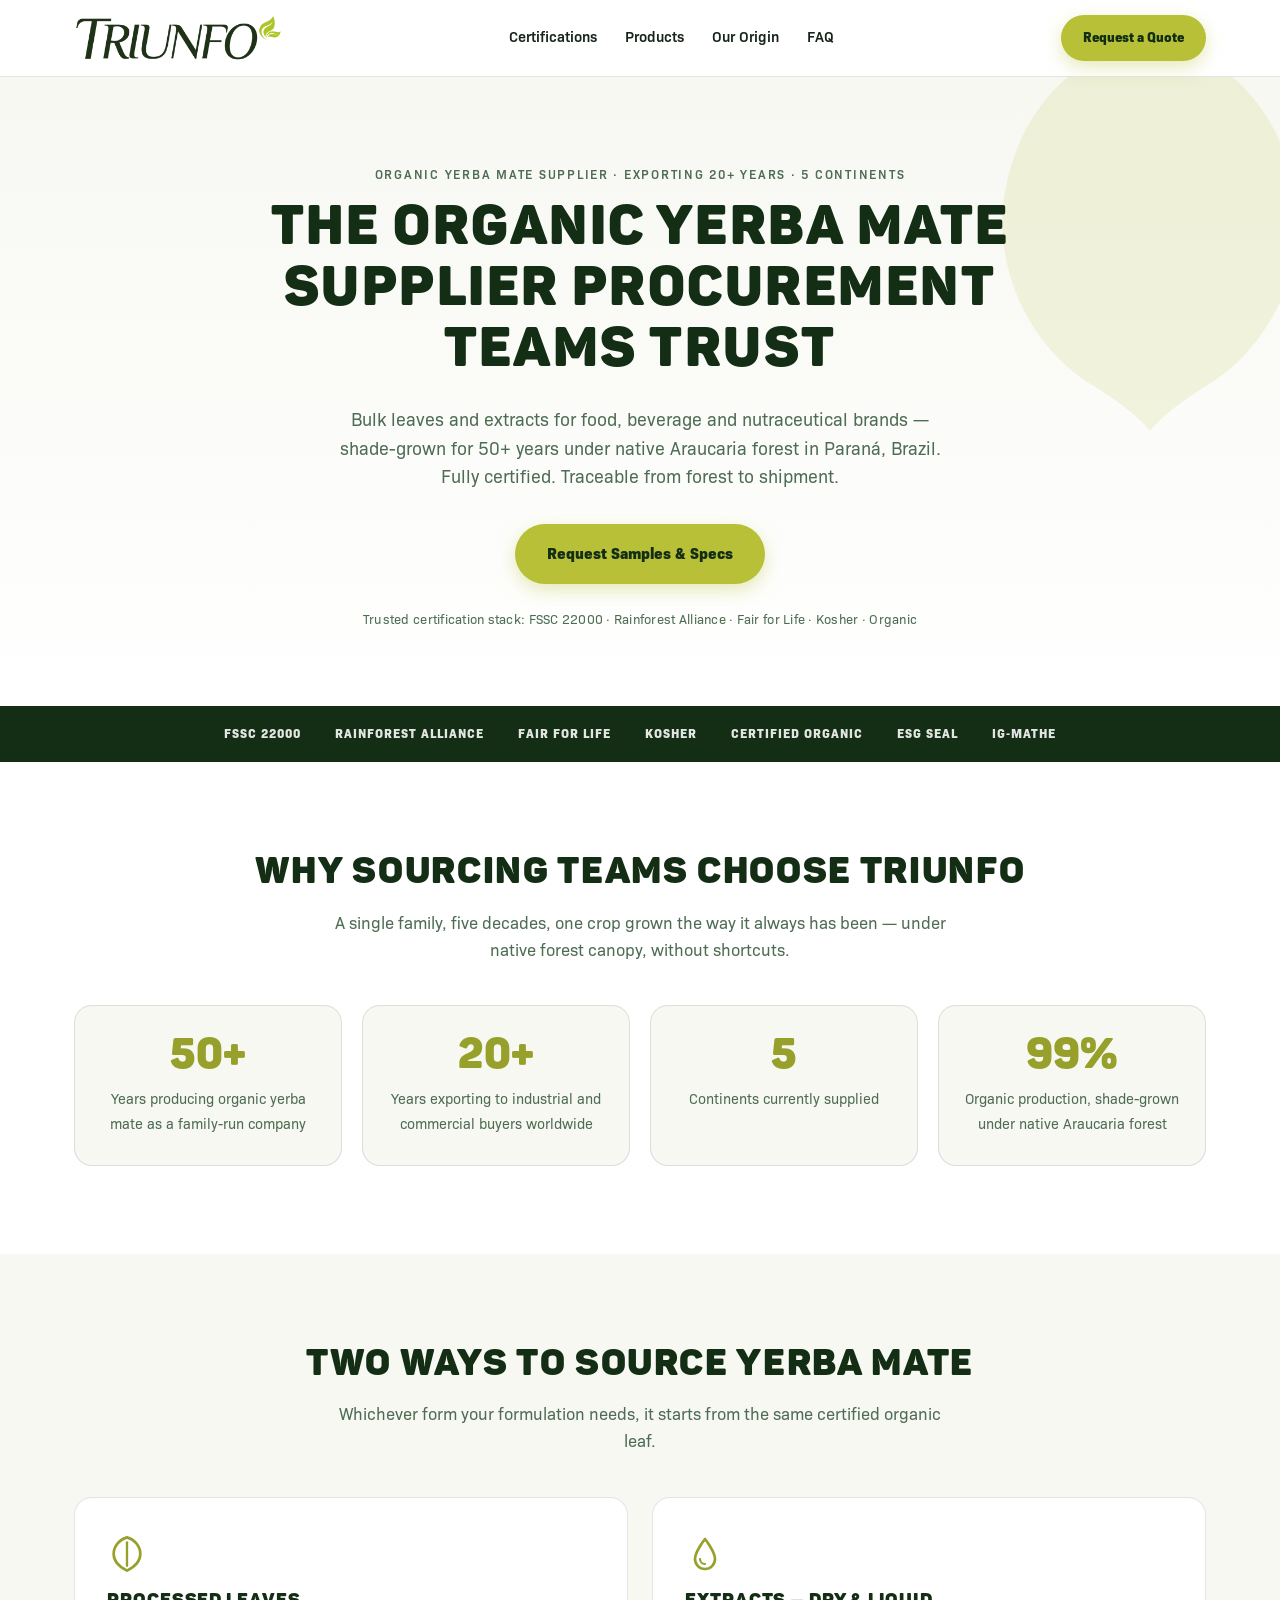
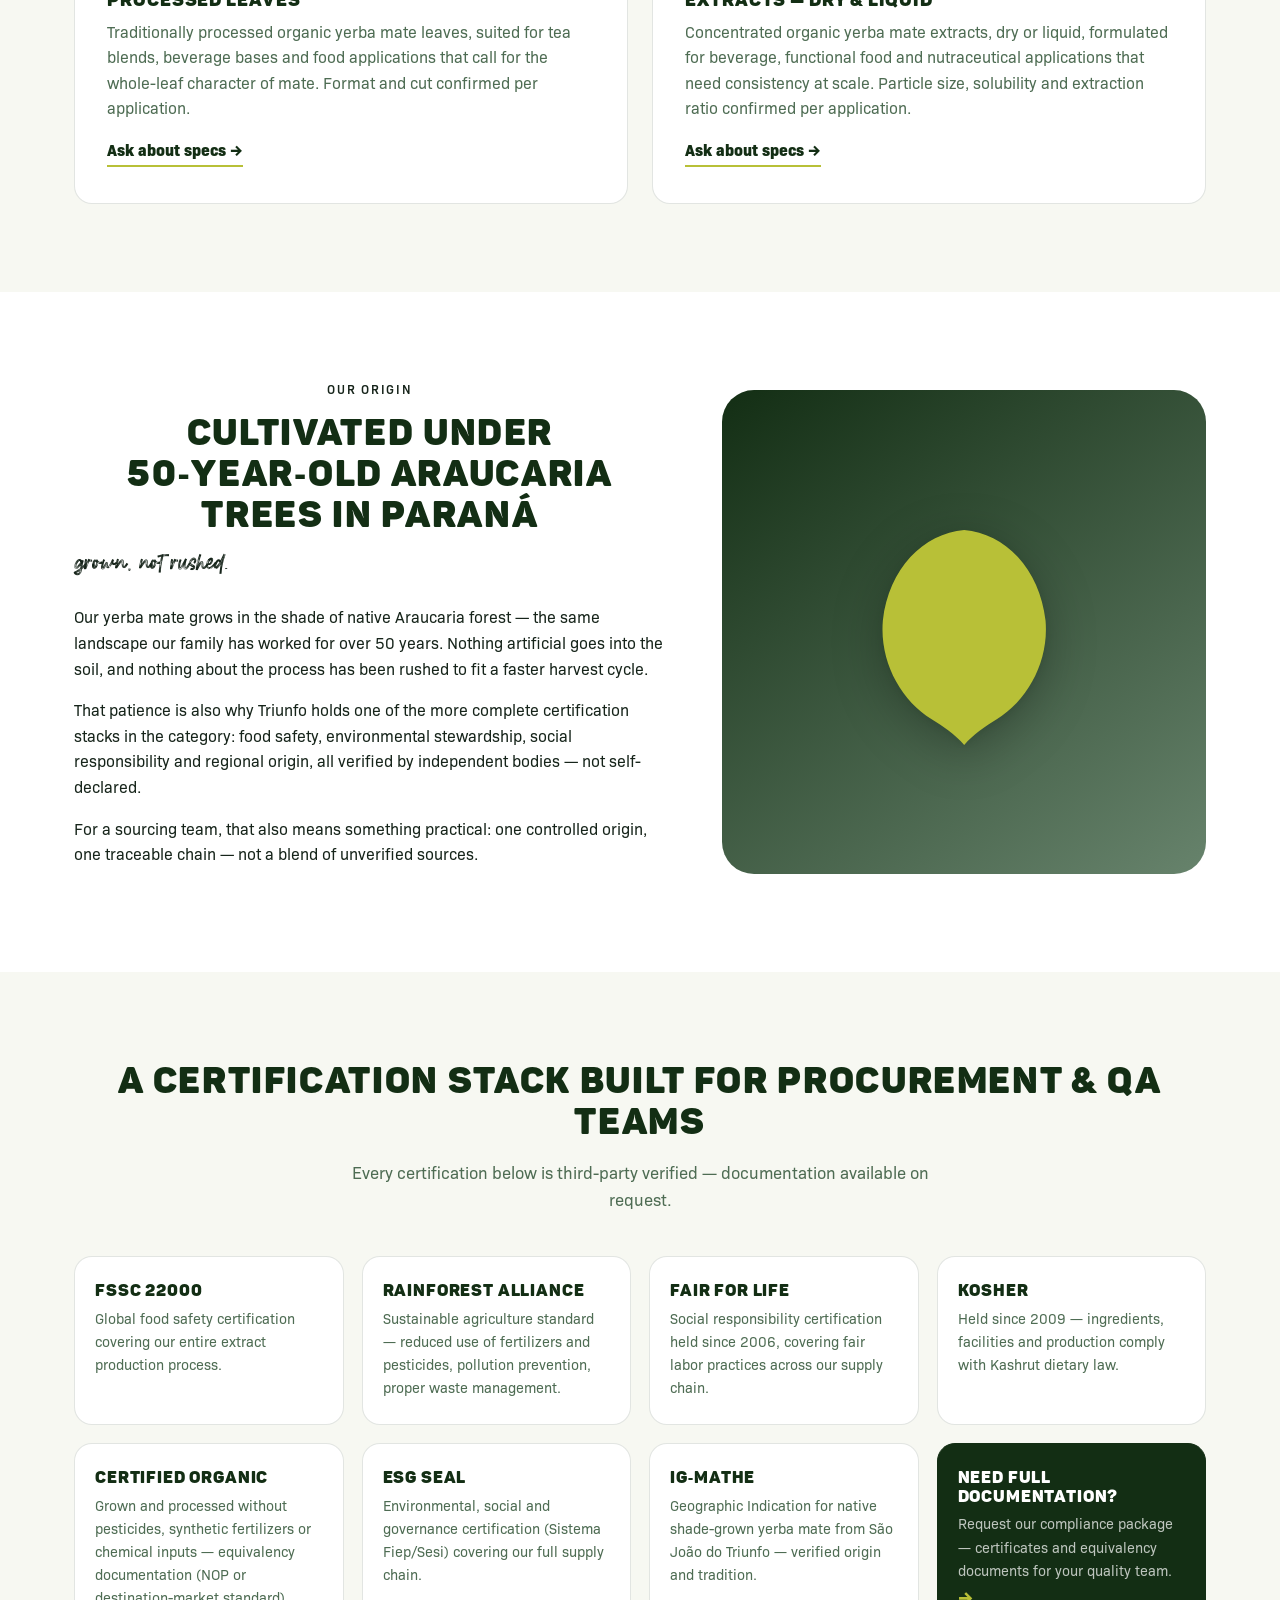
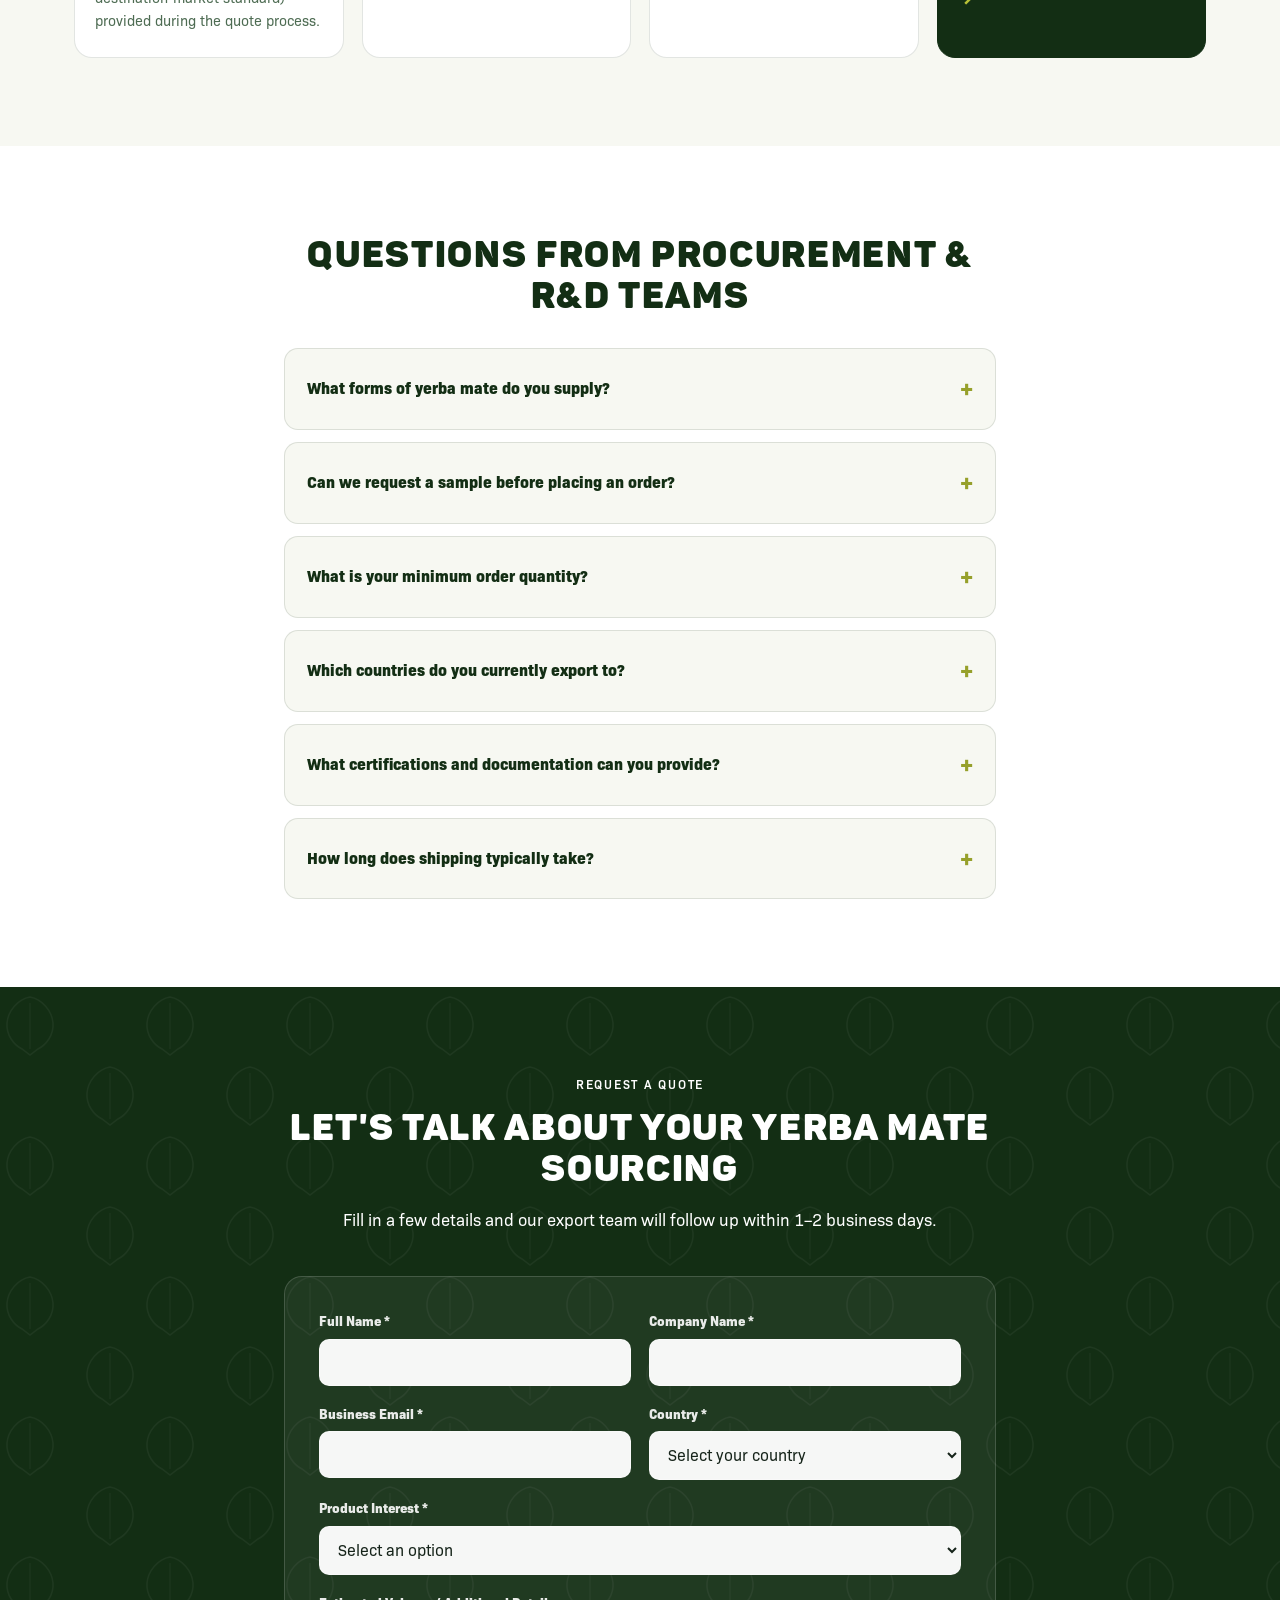
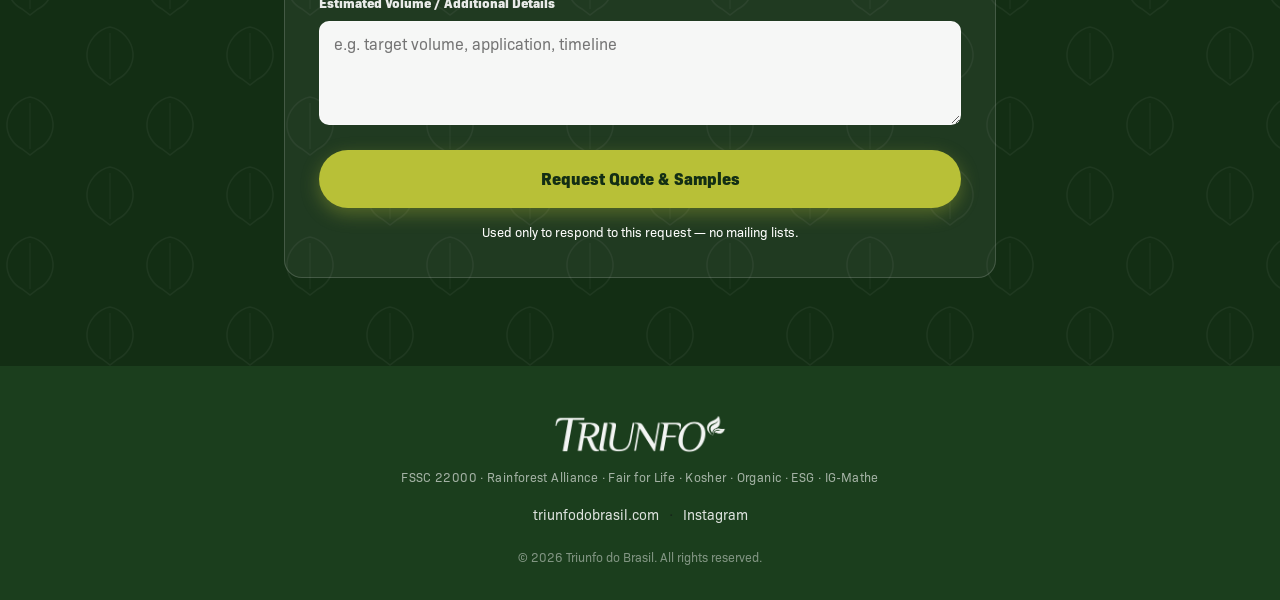
<file: Triunfo do Brasil/marketing/landing-pages/us-b2b-leads/index.html>
<!DOCTYPE html>
<html lang="en-US">
<head>
<meta charset="UTF-8">
<meta name="viewport" content="width=device-width, initial-scale=1.0">

<!-- Meta Pixel — MUST stay above GTM. The shared GTM container injects other
     Meta pixels onto this page, and whichever pixel initializes first "wins"
     the fbevents send cycle — if ours loads after GTM's, its events get counted
     but never sent over the network (confirmed by testing). Kept hardcoded here
     (not inside GTM) so it stays isolated to this LP. The Lead event fires from
     script.js on confirmed form success, sharing an event_id with the
     Conversions API (CAPI) for deduplication. -->
<script>
!function(f,b,e,v,n,t,s)
{if(f.fbq)return;n=f.fbq=function(){n.callMethod?
n.callMethod.apply(n,arguments):n.queue.push(arguments)};
if(!f._fbq)f._fbq=n;n.push=n;n.loaded=!0;n.version='2.0';
n.queue=[];t=b.createElement(e);t.async=!0;
t.src=v;s=b.getElementsByTagName(e)[0];
s.parentNode.insertBefore(t,s)}(window, document,'script',
'https://connect.facebook.net/en_US/fbevents.js');
fbq('init', '903988453820396');
// trackSingle targets OUR pixel explicitly so nothing leaks into the GTM pixels.
fbq('trackSingle', '903988453820396', 'PageView');
</script>
<noscript><img height="1" width="1" style="display:none"
src="https://www.facebook.com/tr?id=903988453820396&ev=PageView&noscript=1" alt=""/></noscript>
<!-- End Meta Pixel -->

<!-- Attribution capture (UTM / gclid / fbclid) — runs before GTM so the data
     is on the dataLayer for the initial page view. Stored per browser session
     (first touch wins) so the source survives navigation before the form is
     sent. -->
<script>
  window.dataLayer = window.dataLayer || [];
  (function () {
    try {
      var params = new URLSearchParams(window.location.search);
      var keys = ['utm_source','utm_medium','utm_campaign','utm_term','utm_content','gclid','fbclid'];
      var incoming = {};
      var hasUtm = false;
      keys.forEach(function (k) {
        var v = params.get(k);
        if (v) { incoming[k] = v; hasUtm = true; }
      });
      var existing = null;
      try { existing = JSON.parse(sessionStorage.getItem('triunfo_attribution')); } catch (e) {}
      if (!existing) {
        incoming.landing_page = window.location.pathname;
        incoming.referrer = document.referrer || '';
        try { sessionStorage.setItem('triunfo_attribution', JSON.stringify(incoming)); } catch (e) {}
        existing = incoming;
      }
      window.dataLayer.push({ event: 'attribution_ready', attribution: existing });
    } catch (e) {}
  })();
</script>

<!-- Google Tag Manager -->
<script>(function(w,d,s,l,i){w[l]=w[l]||[];w[l].push({'gtm.start':
new Date().getTime(),event:'gtm.js'});var f=d.getElementsByTagName(s)[0],
j=d.createElement(s),dl=l!='dataLayer'?'&l='+l:'';j.async=true;j.src=
'https://www.googletagmanager.com/gtm.js?id='+i+dl;f.parentNode.insertBefore(j,f);
})(window,document,'script','dataLayer','GTM-WGZ488V');</script>
<!-- End Google Tag Manager -->

<title>Organic Yerba Mate Supplier for Food &amp; Beverage | Triunfo</title>
<meta name="description" content="Bulk organic yerba mate leaves and extracts for food, beverage and nutraceutical brands. FSSC 22000, Rainforest Alliance, Fair for Life and Kosher certified. Request a quote.">
<link rel="icon" type="image/png" href="assets/img/leaf-icon.png">
<meta property="og:title" content="Organic Yerba Mate Supplier for Food & Beverage | Triunfo">
<meta property="og:description" content="Bulk organic yerba mate leaves and extracts, shade-grown for 50+ years in Brazil's native Araucaria forest. FSSC 22000, Rainforest Alliance, Fair for Life and Kosher certified.">
<meta property="og:image" content="assets/img/triunfo-logo.png">
<meta property="og:type" content="website">
<meta name="twitter:card" content="summary">
<meta name="twitter:title" content="Organic Yerba Mate Supplier for Food & Beverage | Triunfo">
<meta name="twitter:description" content="Bulk organic yerba mate leaves and extracts, shade-grown in Brazil's native Araucaria forest.">
<meta name="twitter:image" content="assets/img/triunfo-logo.png">
<link rel="preload" href="assets/fonts/Panton-BlackCaps.woff2" as="font" type="font/woff2" crossorigin>
<link rel="preload" href="assets/fonts/BioSans-Regular.woff2" as="font" type="font/woff2" crossorigin>
<link rel="stylesheet" href="style.css">
<script type="application/ld+json">
{
  "@context": "https://schema.org",
  "@type": "Organization",
  "name": "Triunfo",
  "url": "https://triunfodobrasil.com/",
  "logo": "assets/img/triunfo-logo.png",
  "sameAs": [
    "https://triunfodobrasil.com/",
    "https://www.instagram.com/triunfodobrasil/"
  ],
  "description": "Brazilian producer and exporter of certified organic yerba mate leaves and extracts for the food, beverage and nutraceutical industries.",
  "hasCredential": [
    { "@type": "EducationalOccupationalCredential", "name": "FSSC 22000" },
    { "@type": "EducationalOccupationalCredential", "name": "Rainforest Alliance" },
    { "@type": "EducationalOccupationalCredential", "name": "Fair for Life" },
    { "@type": "EducationalOccupationalCredential", "name": "Kosher" },
    { "@type": "EducationalOccupationalCredential", "name": "ESG Seal (Sistema Fiep/Sesi)" },
    { "@type": "EducationalOccupationalCredential", "name": "IG-Mathe Geographic Indication" }
  ]
}
</script>
<script type="application/ld+json">
{
  "@context": "https://schema.org",
  "@type": "FAQPage",
  "mainEntity": [
    {
      "@type": "Question",
      "name": "What forms of yerba mate do you supply?",
      "acceptedAnswer": { "@type": "Answer", "text": "Processed leaves and extracts, available in dry and liquid form." }
    },
    {
      "@type": "Question",
      "name": "Can we request a sample before placing an order?",
      "acceptedAnswer": { "@type": "Answer", "text": "Yes. Submit the quote request form with your product interest and our export team will follow up with next steps for samples and documentation." }
    },
    {
      "@type": "Question",
      "name": "What is your minimum order quantity?",
      "acceptedAnswer": { "@type": "Answer", "text": "Minimum order quantity depends on the product format (leaves, dry extract or liquid extract) and destination. Share your target volume and our export team will confirm an exact number." }
    },
    {
      "@type": "Question",
      "name": "Which countries do you currently export to?",
      "acceptedAnswer": { "@type": "Answer", "text": "Triunfo has exported for over 20 years to buyers across five continents, including the United States and Germany." }
    },
    {
      "@type": "Question",
      "name": "What certifications and documentation can you provide?",
      "acceptedAnswer": { "@type": "Answer", "text": "FSSC 22000, Rainforest Alliance, Fair for Life, Kosher, Organic certification, ESG Seal and IG-Mathe. Full documentation is available on request during the quote process." }
    },
    {
      "@type": "Question",
      "name": "How long does shipping typically take?",
      "acceptedAnswer": { "@type": "Answer", "text": "Lead times depend on destination and order volume. Our export team will confirm exact timelines once we understand your order." }
    }
  ]
}
</script>
</head>
<body>

<!-- Google Tag Manager (noscript) -->
<noscript><iframe src="https://www.googletagmanager.com/ns.html?id=GTM-WGZ488V"
height="0" width="0" style="display:none;visibility:hidden"></iframe></noscript>
<!-- End Google Tag Manager (noscript) -->

<div class="scroll-progress" id="scrollProgress" aria-hidden="true"></div>

<a class="skip-link" href="#rfq-form">Skip to quote request form</a>

<!-- HEADER -->
<header class="site-header" id="siteHeader">
  <div class="wrap header-inner">
    <a href="#top" class="header-logo">
      <img src="assets/img/triunfo-logo-wordmark.png" alt="Triunfo — Organic Yerba Mate" width="212" height="48">
    </a>
    <nav class="header-nav" aria-label="Primary">
      <a href="#certifications">Certifications</a>
      <a href="#products">Products</a>
      <a href="#origin">Our Origin</a>
      <a href="#faq">FAQ</a>
    </nav>
    <a href="#rfq-form" class="btn btn-primary btn-small header-cta">Request a Quote</a>
  </div>
</header>

<main id="top">

  <!-- HERO -->
  <section class="hero">
    <svg class="hero-leaf-decor" aria-hidden="true" viewBox="0 0 200 200" xmlns="http://www.w3.org/2000/svg">
      <path d="M100,12 C135,15 165,45 170,90 C173,125 155,158 128,175 C118,181 108,188 100,197 C92,188 82,181 72,175 C45,158 27,125 30,90 C35,45 65,15 100,12 Z" fill="#B8C037"/>
    </svg>
    <div class="wrap hero-inner">
      <p class="eyebrow reveal">Organic Yerba Mate Supplier · Exporting 20+ Years · 5 Continents</p>
      <h1 class="reveal">The Organic Yerba Mate Supplier Procurement Teams Trust</h1>
      <p class="hero-sub reveal">Bulk leaves and extracts for food, beverage and nutraceutical brands — shade-grown for 50+ years under native Araucaria forest in Paraná, Brazil. Fully certified. Traceable from forest to shipment.</p>
      <div class="hero-actions reveal">
        <a href="#rfq-form" class="btn btn-primary">Request Samples &amp; Specs</a>
      </div>
      <p class="hero-micro reveal">Trusted certification stack: FSSC 22000 · Rainforest Alliance · Fair for Life · Kosher · Organic</p>
    </div>
  </section>

  <!-- TRUST BAR -->
  <section class="trust-bar" aria-label="Certifications overview">
    <div class="wrap trust-bar-inner">
      <span>FSSC 22000</span>
      <span>Rainforest Alliance</span>
      <span>Fair for Life</span>
      <span>Kosher</span>
      <span>Certified Organic</span>
      <span>ESG Seal</span>
      <span>IG&#8209;Mathe</span>
    </div>
  </section>

  <!-- WHY TRIUNFO -->
  <section class="section why" id="why">
    <div class="wrap">
      <h2 class="reveal">Why Sourcing Teams Choose Triunfo</h2>
      <p class="section-lead reveal">A single family, five decades, one crop grown the way it always has been — under native forest canopy, without shortcuts.</p>
      <div class="stat-grid">
        <div class="stat-card reveal">
          <span class="stat-number" data-count-to="50" data-suffix="+">0+</span>
          <span class="stat-label">Years producing organic yerba mate as a family-run company</span>
        </div>
        <div class="stat-card reveal">
          <span class="stat-number" data-count-to="20" data-suffix="+">0+</span>
          <span class="stat-label">Years exporting to industrial and commercial buyers worldwide</span>
        </div>
        <div class="stat-card reveal">
          <span class="stat-number" data-count-to="5" data-suffix="">0</span>
          <span class="stat-label">Continents currently supplied</span>
        </div>
        <div class="stat-card reveal">
          <span class="stat-number" data-count-to="100" data-suffix="%">0%</span>
          <span class="stat-label">Organic production, shade-grown under native Araucaria forest</span>
        </div>
      </div>
    </div>
  </section>

  <!-- PRODUCTS -->
  <section class="section products" id="products">
    <div class="wrap">
      <h2 class="reveal">Two Ways to Source Yerba Mate</h2>
      <p class="section-lead reveal">Whichever form your formulation needs, it starts from the same certified organic leaf.</p>
      <div class="product-grid">
        <article class="product-card reveal">
          <div class="product-icon" aria-hidden="true">
            <svg viewBox="0 0 24 24" fill="none" xmlns="http://www.w3.org/2000/svg">
              <path d="M12 2C16 3 20 7 20 12C20 17 16 20 12 22C8 20 4 17 4 12C4 7 8 3 12 2Z" stroke="currentColor" stroke-width="1.6" stroke-linejoin="round"/>
              <path d="M12 5V19" stroke="currentColor" stroke-width="1.4" stroke-linecap="round"/>
            </svg>
          </div>
          <h3>Processed Leaves</h3>
          <p>Traditionally processed organic yerba mate leaves, suited for tea blends, beverage bases and food applications that call for the whole-leaf character of mate. Format and cut confirmed per application.</p>
          <a href="#rfq-form" class="link-cta">Ask about specs <span class="link-cta-arrow">&rarr;</span></a>
        </article>
        <article class="product-card reveal">
          <div class="product-icon" aria-hidden="true">
            <svg viewBox="0 0 24 24" fill="none" xmlns="http://www.w3.org/2000/svg">
              <path d="M12 3C12 3 6 10.5 6 15A6 6 0 0 0 18 15C18 10.5 12 3 12 3Z" stroke="currentColor" stroke-width="1.6" stroke-linejoin="round"/>
              <path d="M9 15a3 3 0 0 0 3 3" stroke="currentColor" stroke-width="1.3" stroke-linecap="round"/>
            </svg>
          </div>
          <h3>Extracts — Dry &amp; Liquid</h3>
          <p>Concentrated organic yerba mate extracts, dry or liquid, formulated for beverage, functional food and nutraceutical applications that need consistency at scale. Particle size, solubility and extraction ratio confirmed per application.</p>
          <a href="#rfq-form" class="link-cta">Ask about specs <span class="link-cta-arrow">&rarr;</span></a>
        </article>
      </div>
    </div>
  </section>

  <!-- ORIGIN / SUSTAINABILITY STORY -->
  <section class="section origin" id="origin">
    <div class="wrap origin-inner">
      <div class="origin-copy">
        <p class="eyebrow reveal">Our Origin</p>
        <h2 class="reveal">Cultivated Under 50&#8209;Year&#8209;Old Araucaria Trees in Paraná</h2>
        <p class="origin-flourish reveal">grown, not rushed.</p>
        <p class="reveal">Our yerba mate grows in the shade of native Araucaria forest — the same landscape our family has worked for over 50 years. Nothing artificial goes into the soil, and nothing about the process has been rushed to fit a faster harvest cycle.</p>
        <p class="reveal">That patience is also why Triunfo holds one of the more complete certification stacks in the category: food safety, environmental stewardship, social responsibility and regional origin, all verified by independent bodies — not self-declared.</p>
        <p class="reveal">For a sourcing team, that also means something practical: one controlled origin, one traceable chain — not a blend of unverified sources.</p>
      </div>
      <div class="origin-visual reveal" aria-hidden="true">
        <svg class="origin-visual-leaf" viewBox="0 0 200 200" xmlns="http://www.w3.org/2000/svg">
          <!-- Stylized yerba mate leaf: obovate blade tapering to a short stem, pinnate venation -->
          <path class="leaf-blade" d="M100,12 C135,15 165,45 170,90 C173,125 155,158 128,175 C118,181 108,188 100,197 C92,188 82,181 72,175 C45,158 27,125 30,90 C35,45 65,15 100,12 Z" fill="#B8C037"/>
          <path class="vein-path vein-mid" d="M100,26 L100,184" stroke="#132E14" stroke-width="3" stroke-linecap="round" pathLength="1"/>
          <path class="vein-path vein-lat" d="M100,50 L146,33" stroke="#132E14" stroke-width="2" stroke-linecap="round" pathLength="1" style="animation-delay:120ms"/>
          <path class="vein-path vein-lat" d="M100,50 L54,33" stroke="#132E14" stroke-width="2" stroke-linecap="round" pathLength="1" style="animation-delay:120ms"/>
          <path class="vein-path vein-lat" d="M100,80 L152,64" stroke="#132E14" stroke-width="2" stroke-linecap="round" pathLength="1" style="animation-delay:220ms"/>
          <path class="vein-path vein-lat" d="M100,80 L48,64" stroke="#132E14" stroke-width="2" stroke-linecap="round" pathLength="1" style="animation-delay:220ms"/>
          <path class="vein-path vein-lat" d="M100,110 L148,98" stroke="#132E14" stroke-width="2" stroke-linecap="round" pathLength="1" style="animation-delay:320ms"/>
          <path class="vein-path vein-lat" d="M100,110 L52,98" stroke="#132E14" stroke-width="2" stroke-linecap="round" pathLength="1" style="animation-delay:320ms"/>
          <path class="vein-path vein-lat" d="M100,138 L134,130" stroke="#132E14" stroke-width="2" stroke-linecap="round" pathLength="1" style="animation-delay:420ms"/>
          <path class="vein-path vein-lat" d="M100,138 L66,130" stroke="#132E14" stroke-width="2" stroke-linecap="round" pathLength="1" style="animation-delay:420ms"/>
          <path class="vein-path vein-lat" d="M100,162 L119,157" stroke="#132E14" stroke-width="2" stroke-linecap="round" pathLength="1" style="animation-delay:520ms"/>
          <path class="vein-path vein-lat" d="M100,162 L81,157" stroke="#132E14" stroke-width="2" stroke-linecap="round" pathLength="1" style="animation-delay:520ms"/>
        </svg>
      </div>
    </div>
  </section>

  <!-- CERTIFICATIONS -->
  <section class="section certifications" id="certifications">
    <div class="wrap">
      <h2 class="reveal">A Certification Stack Built for Procurement &amp; QA Teams</h2>
      <p class="section-lead reveal">Every certification below is third-party verified — documentation available on request.</p>
      <div class="cert-grid">
        <div class="cert-card reveal">
          <h3>FSSC 22000</h3>
          <p>Global food safety certification covering our entire extract production process.</p>
        </div>
        <div class="cert-card reveal">
          <h3>Rainforest Alliance</h3>
          <p>Sustainable agriculture standard — reduced use of fertilizers and pesticides, pollution prevention, proper waste management.</p>
        </div>
        <div class="cert-card reveal">
          <h3>Fair for Life</h3>
          <p>Social responsibility certification held since 2006, covering fair labor practices across our supply chain.</p>
        </div>
        <div class="cert-card reveal">
          <h3>Kosher</h3>
          <p>Held since 2009 — ingredients, facilities and production comply with Kashrut dietary law.</p>
        </div>
        <div class="cert-card reveal">
          <h3>Certified Organic</h3>
          <p>Grown and processed without pesticides, synthetic fertilizers or chemical inputs — equivalency documentation (NOP or destination-market standard) provided during the quote process.</p>
        </div>
        <div class="cert-card reveal">
          <h3>ESG Seal</h3>
          <p>Environmental, social and governance certification (Sistema Fiep/Sesi) covering our full supply chain.</p>
        </div>
        <div class="cert-card reveal">
          <h3>IG&#8209;Mathe</h3>
          <p>Geographic Indication for native shade-grown yerba mate from São João do Triunfo — verified origin and tradition.</p>
        </div>
        <a href="#rfq-form" class="cert-card cert-card-cta reveal">
          <h3>Need Full Documentation?</h3>
          <p>Request our compliance package — certificates and equivalency documents for your quality team.</p>
          <span class="link-cta-arrow">&rarr;</span>
        </a>
      </div>
    </div>
  </section>

  <!-- FAQ -->
  <section class="section faq" id="faq">
    <div class="wrap wrap-narrow">
      <h2 class="reveal">Questions From Procurement &amp; R&amp;D Teams</h2>
      <div class="faq-list">
        <details class="faq-item reveal">
          <summary>What forms of yerba mate do you supply?</summary>
          <p>Processed leaves and extracts, available in dry and liquid form. Tell us your application in the form below and our export team will confirm what fits best.</p>
        </details>
        <details class="faq-item reveal">
          <summary>Can we request a sample before placing an order?</summary>
          <p>Yes. Submit the form below with your product interest and our export team will follow up with next steps for samples and documentation.</p>
        </details>
        <details class="faq-item reveal">
          <summary>What is your minimum order quantity?</summary>
          <p>MOQ depends on product format (leaves, dry extract or liquid extract) and destination — packaging and logistics differ by format. Share your target volume in the form and we'll reply with an exact number within 1–2 business days.</p>
        </details>
        <details class="faq-item reveal">
          <summary>Which countries do you currently export to?</summary>
          <p>Triunfo has exported for over 20 years to buyers across five continents. Reach out with your destination country and we'll confirm logistics.</p>
        </details>
        <details class="faq-item reveal">
          <summary>What certifications and documentation can you provide?</summary>
          <p>FSSC 22000, Rainforest Alliance, Fair for Life, Kosher, Organic certification, ESG Seal and IG-Mathe. Full documentation is available on request during the quote process.</p>
        </details>
        <details class="faq-item reveal">
          <summary>How long does shipping typically take?</summary>
          <p>Lead time depends on destination, order volume and product format — ocean freight and documentation requirements vary by country. Our export team will confirm exact timelines as soon as we know where your order is headed.</p>
        </details>
      </div>
    </div>
  </section>

  <!-- FINAL CTA + FORM -->
  <section class="section rfq" id="rfq-form">
    <div class="wrap wrap-narrow">
      <p class="eyebrow reveal light">Request a Quote</p>
      <h2 class="reveal light">Let's Talk About Your Yerba Mate Sourcing</h2>
      <p class="section-lead reveal light">Fill in a few details and our export team will follow up within 1–2 business days.</p>

      <form
        class="rfq-form reveal"
        name="us-lead-form"
        method="POST"
        data-netlify="true"
        netlify-honeypot="company-website"
        id="rfqForm"
      >
        <input type="hidden" name="form-name" value="us-lead-form">
        <p class="hp-field"><label>Don't fill this out if you're human: <input name="company-website" /></label></p>

        <div class="form-row">
          <div class="form-field">
            <label for="fullName">Full Name *</label>
            <input type="text" id="fullName" name="Full Name" required autocomplete="name">
          </div>
          <div class="form-field">
            <label for="company">Company Name *</label>
            <input type="text" id="company" name="Company Name" required autocomplete="organization">
          </div>
        </div>

        <div class="form-row">
          <div class="form-field">
            <label for="email">Business Email *</label>
            <input type="email" id="email" name="Business Email" required autocomplete="email">
          </div>
          <div class="form-field">
            <label for="country">Country *</label>
            <select id="country" name="Country" required autocomplete="country-name">
              <option value="" disabled selected>Select your country</option>
              <optgroup label="Primary markets">
                <option value="United States">United States</option>
                <option value="Germany">Germany</option>
              </optgroup>
              <optgroup label="Other countries">
                <option value="Canada">Canada</option>
                <option value="United Kingdom">United Kingdom</option>
                <option value="Netherlands">Netherlands</option>
                <option value="France">France</option>
                <option value="Japan">Japan</option>
                <option value="Other">Other</option>
              </optgroup>
            </select>
          </div>
        </div>

        <div class="form-field" id="countryOtherField" hidden>
          <label for="countryOther">Please specify your country *</label>
          <input type="text" id="countryOther" name="Country (Other)" autocomplete="off">
        </div>

        <div class="form-field">
          <label for="interest">Product Interest *</label>
          <select id="interest" name="Product Interest" required>
            <option value="" disabled selected>Select an option</option>
            <option value="Processed Leaves">Processed Leaves</option>
            <option value="Dry Extract">Dry Extract</option>
            <option value="Liquid Extract">Liquid Extract</option>
            <option value="Not sure yet">Not sure yet</option>
          </select>
        </div>

        <div class="form-field">
          <label for="message">Estimated Volume / Additional Details</label>
          <textarea id="message" name="Message" rows="4" placeholder="e.g. target volume, application, timeline"></textarea>
        </div>

        <button type="submit" class="btn btn-primary btn-large" id="rfqSubmit">
          <span class="btn-spinner" aria-hidden="true"></span>
          <span class="btn-label">Request Quote &amp; Samples</span>
        </button>
        <p class="form-micro" id="formError" hidden>Something went wrong sending your request — please try again, or email us directly.</p>
        <p class="form-micro">Used only to respond to this request — no mailing lists.</p>
      </form>

      <div class="form-success" id="formSuccess" hidden>
        <div class="form-success-icon" aria-hidden="true">✓</div>
        <h3>Thank you — your request is in.</h3>
        <p>Our export team will reach out within 1–2 business days.</p>
      </div>
    </div>
  </section>

</main>

<!-- FOOTER -->
<footer class="site-footer">
  <div class="wrap footer-inner">
    <img src="assets/img/triunfo-logo-wordmark-white.png" alt="Triunfo — Organic Yerba Mate" width="173" height="40" class="footer-logo">
    <p class="footer-certs">FSSC 22000 · Rainforest Alliance · Fair for Life · Kosher · Organic · ESG · IG&#8209;Mathe</p>
    <p class="footer-links">
      <a href="https://triunfodobrasil.com/" target="_blank" rel="noopener">triunfodobrasil.com</a>
      <span aria-hidden="true">·</span>
      <a href="https://www.instagram.com/triunfodobrasil/" target="_blank" rel="noopener">Instagram</a>
    </p>
    <p class="footer-copy">&copy; <span id="year"></span> Triunfo do Brasil. All rights reserved.</p>
  </div>
</footer>

<script src="script.js"></script>
</body>
</html>
</file>
<file: Triunfo do Brasil/marketing/landing-pages/us-b2b-leads/style.css>
/* ==========================================================================
   Triunfo — US B2B Lead Gen Landing Page
   Brand: verde lima #B8C037 · verde acinzentado #67836C · verde escuro #132E14
   Type:  Panton (display, caps) / Bio Sans (body) / Brittanian (accent script)
   ========================================================================== */

@font-face {
  font-family: "Panton";
  src: url("assets/fonts/Panton-BlackCaps.woff2") format("woff2");
  font-weight: 900;
  font-style: normal;
  font-display: swap;
}
@font-face {
  font-family: "Bio Sans";
  src: url("assets/fonts/BioSans-Regular.woff2") format("woff2");
  font-weight: 400;
  font-style: normal;
  font-display: swap;
}
@font-face {
  font-family: "Bio Sans";
  src: url("assets/fonts/BioSans-Italic.woff2") format("woff2");
  font-weight: 400;
  font-style: italic;
  font-display: swap;
}
@font-face {
  font-family: "Bio Sans";
  src: url("assets/fonts/BioSans-SemiBold.woff2") format("woff2");
  font-weight: 600;
  font-style: normal;
  font-display: swap;
}
@font-face {
  font-family: "Bio Sans";
  src: url("assets/fonts/BioSans-ExtraBold.woff2") format("woff2");
  font-weight: 800;
  font-style: normal;
  font-display: swap;
}
@font-face {
  font-family: "Brittanian";
  src: url("assets/fonts/Brittanian.woff2") format("woff2");
  font-weight: 400;
  font-style: normal;
  font-display: swap;
}

:root {
  /* Core 4 — from branding/identidade.md */
  --lime: #B8C037;
  --sage: #67836C;
  --forest: #132E14;
  --white: #FFFFFF;
  /* Extended tokens derived for this LP, not yet in the brand manual —
     worth formalizing in branding/identidade.md if reused elsewhere. */
  --lime-dark: #96A02B;
  --forest-soft: #1B3E1D;
  --off-white: #F7F8F2;
  --ink: #16241A;
  --border-soft: rgba(19, 46, 20, 0.12);
  /* Darkened sage for body text — brand --sage (#67836C) on white is ~4.17:1,
     below WCAG AA (4.5:1). --sage-text holds ~5.2:1 while staying in the
     same hue family. Use --sage only for non-text (borders, backgrounds, SVG). */
  --sage-text: #4E6C53;

  --font-display: "Panton", "Bio Sans", sans-serif;
  --font-body: "Bio Sans", -apple-system, "Segoe UI", sans-serif;
  --font-script: "Brittanian", cursive;

  --max-width: 1180px;
  --radius: 18px;
  --transition: 260ms cubic-bezier(.4,0,.2,1);
}

* { box-sizing: border-box; }
html { scroll-behavior: smooth; }

body {
  margin: 0;
  font-family: var(--font-body);
  color: var(--ink);
  background: var(--white);
  line-height: 1.6;
  font-size: 16px;
  -webkit-font-smoothing: antialiased;
}

img { max-width: 100%; display: block; }

.wrap {
  max-width: var(--max-width);
  margin: 0 auto;
  padding: 0 24px;
}
.wrap-narrow { max-width: 760px; }

.skip-link {
  position: absolute;
  left: -9999px;
  top: 0;
  background: var(--forest);
  color: var(--white);
  padding: 12px 20px;
  z-index: 1000;
}
.skip-link:focus { left: 12px; top: 12px; }

h1, h2, h3 {
  font-family: var(--font-display);
  text-transform: uppercase;
  letter-spacing: 0.045em;
  color: var(--forest);
  margin: 0 0 0.5em;
  line-height: 1.12;
}
h1 { font-size: clamp(2.1rem, 5vw, 3.4rem); }
h2 { font-size: clamp(1.6rem, 3.4vw, 2.3rem); text-align: center; }
h3 { font-size: 1.05rem; letter-spacing: 0.05em; }

p { margin: 0 0 1em; }

.eyebrow {
  font-family: var(--font-body);
  font-weight: 600;
  text-transform: uppercase;
  letter-spacing: 0.14em;
  font-size: 0.78rem;
  color: var(--sage-text);
  margin-bottom: 0.9em;
  text-align: center;
}
.eyebrow.light { color: var(--lime); }

.section-lead {
  text-align: center;
  max-width: 620px;
  margin: 0 auto 2.6rem;
  color: var(--sage-text);
  font-size: 1.05rem;
}
.section-lead.light { color: rgba(255,255,255,0.78); }

/* Buttons */
.btn {
  display: inline-flex;
  align-items: center;
  justify-content: center;
  gap: 8px;
  font-family: var(--font-body);
  font-weight: 700;
  text-decoration: none;
  border-radius: 999px;
  padding: 15px 30px;
  font-size: 0.98rem;
  border: 2px solid transparent;
  cursor: pointer;
  transition: transform var(--transition), background var(--transition), color var(--transition), box-shadow var(--transition);
  min-height: 48px;
}
.btn-primary {
  background: var(--lime);
  color: var(--forest);
  box-shadow: 0 6px 18px rgba(184,192,55,0.35);
}
.btn-primary:hover, .btn-primary:focus-visible {
  background: var(--lime-dark);
  transform: translateY(-2px);
  box-shadow: 0 10px 24px rgba(184,192,55,0.45);
}
.btn-ghost {
  background: transparent;
  color: var(--forest);
  border-color: var(--border-soft);
}
.btn-ghost:hover, .btn-ghost:focus-visible {
  border-color: var(--forest);
  transform: translateY(-2px);
}
.btn-large { padding: 17px 36px; font-size: 1.05rem; width: 100%; }
.btn-small { padding: 10px 20px; font-size: 0.85rem; min-height: 40px; }

.link-cta {
  display: inline-flex;
  align-items: center;
  gap: 4px;
  color: var(--forest);
  font-weight: 700;
  text-decoration: none;
  border-bottom: 2px solid var(--lime);
  padding-bottom: 2px;
  transition: color var(--transition), border-color var(--transition);
}
.link-cta:hover { color: var(--sage-text); border-color: var(--sage); }
.link-cta-arrow { display: inline-block; transition: transform 220ms ease; }
.link-cta:hover .link-cta-arrow { transform: translateX(4px); }

/* Scroll progress bar */
.scroll-progress {
  position: fixed;
  top: 0;
  left: 0;
  height: 3px;
  width: 0%;
  background: var(--lime);
  z-index: 200;
  transition: width 80ms linear;
}

/* Header */
.site-header {
  position: sticky;
  top: 0;
  z-index: 100;
  background: rgba(255,255,255,0.92);
  backdrop-filter: blur(8px);
  border-bottom: 1px solid var(--border-soft);
  transition: box-shadow var(--transition);
}
.site-header.scrolled { box-shadow: 0 4px 20px rgba(19,46,20,0.08); }
.header-inner {
  display: flex;
  align-items: center;
  justify-content: space-between;
  padding-top: 14px;
  padding-bottom: 14px;
  gap: 20px;
}
.header-logo img { height: 48px; width: auto; }
.header-nav {
  display: flex;
  gap: 28px;
  flex: 1;
  justify-content: center;
}
.header-nav a {
  color: var(--ink);
  text-decoration: none;
  font-weight: 600;
  font-size: 0.92rem;
  transition: color var(--transition);
}
.header-nav a:hover { color: var(--sage-text); }
.header-cta { white-space: nowrap; }

@media (max-width: 780px) {
  .header-nav { display: none; }
}

/* Hero */
.hero {
  position: relative;
  overflow: hidden;
  background: linear-gradient(180deg, var(--off-white) 0%, var(--white) 100%);
  padding: 88px 0 76px;
}
.hero-leaf-decor {
  position: absolute;
  top: -60px;
  right: -80px;
  width: 420px;
  height: 420px;
  opacity: 0.14;
  transform-origin: 50% 90%;
  animation: float-slow 9s ease-in-out infinite;
}
@keyframes float-slow {
  0%, 100% { transform: translate(0,0) rotate(0deg); }
  50% { transform: translate(-16px, 22px) rotate(6deg); }
}
.hero-inner { position: relative; text-align: center; max-width: 820px; }
.hero h1 { margin-bottom: 0.5em; }
.hero-sub {
  font-size: 1.12rem;
  color: var(--sage-text);
  max-width: 620px;
  margin: 0 auto 1.8em;
}
.hero-actions {
  display: flex;
  gap: 16px;
  justify-content: center;
  flex-wrap: wrap;
  margin-bottom: 1.6em;
}
.hero-micro {
  font-size: 0.82rem;
  color: var(--sage-text);
  letter-spacing: 0.02em;
  margin: 0;
}

/* Trust bar */
.trust-bar {
  background: var(--forest);
  padding: 18px 0;
}
.trust-bar-inner {
  display: flex;
  flex-wrap: wrap;
  justify-content: center;
  gap: 14px 34px;
}
.trust-bar-inner span {
  color: rgba(255,255,255,0.88);
  font-size: 0.78rem;
  font-weight: 700;
  text-transform: uppercase;
  letter-spacing: 0.08em;
  white-space: nowrap;
}

/* Sections */
.section { padding: 88px 0; }
.section.why { background: var(--white); }
.section.products { background: var(--off-white); }
.section.origin { background: var(--white); }
.section.certifications { background: var(--off-white); }
.section.faq { background: var(--white); }
.section.rfq { position: relative; background: var(--forest); color: var(--white); overflow: hidden; }
.section.rfq h2, .section.rfq p { color: var(--white); }
.section.rfq::before {
  content: "";
  position: absolute;
  inset: 0;
  opacity: 0.05;
  pointer-events: none;
  background-image: url("data:image/svg+xml,%3Csvg xmlns='http://www.w3.org/2000/svg' width='140' height='140' viewBox='0 0 140 140'%3E%3Cg fill='none' stroke='%23FFFFFF' stroke-width='1.5'%3E%3Cpath d='M30,10 C42,12 52,24 53,36 C54,48 46,58 38,62 L30,68 L22,62 C14,58 6,48 7,36 C8,24 18,12 30,10 Z'/%3E%3Cpath d='M30,16 L30,62' stroke-width='1'/%3E%3Cpath d='M110,80 C122,82 132,94 133,106 C134,118 126,128 118,132 L110,138 L102,132 C94,128 86,118 87,106 C88,94 98,82 110,80 Z'/%3E%3Cpath d='M110,86 L110,132' stroke-width='1'/%3E%3C/g%3E%3C/svg%3E");
  background-repeat: repeat;
  background-size: 140px 140px;
}
.section.rfq > .wrap { position: relative; z-index: 1; }

/* Stat grid */
.stat-grid {
  display: grid;
  grid-template-columns: repeat(4, 1fr);
  gap: 20px;
  margin-top: 2.4rem;
}
.stat-card {
  background: var(--off-white);
  border: 1px solid var(--border-soft);
  border-radius: var(--radius);
  padding: 28px 22px;
  text-align: center;
  transition: transform var(--transition), box-shadow var(--transition);
}
.stat-card:hover { transform: translateY(-4px); box-shadow: 0 14px 30px rgba(19,46,20,0.09); }
.stat-number {
  display: block;
  font-family: var(--font-display);
  font-size: 2.6rem;
  color: var(--lime-dark);
  line-height: 1;
  margin-bottom: 10px;
  font-variant-numeric: tabular-nums;
}
.stat-label { font-size: 0.9rem; color: var(--sage-text); }

@media (max-width: 900px) {
  .stat-grid { grid-template-columns: repeat(2, 1fr); }
}
@media (max-width: 520px) {
  .stat-grid { grid-template-columns: 1fr; }
}

/* Products */
.product-grid {
  display: grid;
  grid-template-columns: repeat(2, 1fr);
  gap: 24px;
  margin-top: 2.4rem;
}
.product-card {
  background: var(--white);
  border: 1px solid var(--border-soft);
  border-radius: var(--radius);
  padding: 36px 32px;
  transition: transform var(--transition), box-shadow var(--transition);
}
.product-card:hover { transform: translateY(-6px); box-shadow: 0 18px 36px rgba(19,46,20,0.1); }
.product-icon { width: 40px; height: 40px; margin-bottom: 16px; color: var(--lime-dark); }
.product-icon svg { width: 100%; height: 100%; display: block; }
.product-card h3 { font-size: 1.15rem; }
.product-card p { color: var(--sage-text); }

@media (max-width: 760px) {
  .product-grid { grid-template-columns: 1fr; }
}

/* Origin */
.origin-inner {
  display: grid;
  grid-template-columns: 1.1fr 0.9fr;
  gap: 56px;
  align-items: center;
}
.origin-copy p { color: var(--ink); }
.origin-flourish {
  font-family: var(--font-script);
  font-size: 1.7rem;
  color: var(--lime-dark);
  margin: -0.4em 0 0.7em;
}
.origin-visual {
  aspect-ratio: 1 / 1;
  border-radius: 32px;
  background: linear-gradient(145deg, var(--forest) 0%, var(--sage) 100%);
  position: relative;
  overflow: hidden;
  display: flex;
  align-items: center;
  justify-content: center;
}
.origin-visual-leaf {
  width: 48%;
  height: 48%;
  filter: drop-shadow(0 12px 24px rgba(0,0,0,0.25));
  animation: sway 7s ease-in-out infinite;
  transform-origin: 50% 90%;
}
.leaf-blade { filter: drop-shadow(0 2px 4px rgba(19,46,20,0.15)); }
.vein-mid { opacity: 0.6; }
.vein-lat { opacity: 0.42; }

.js-enabled .origin-visual-leaf .vein-path {
  stroke-dasharray: 1;
  stroke-dashoffset: 1;
}
/* Constant, slow, repeating "growth" of the leaf veins — draws in, holds,
   retracts, redraws. Each lateral pair is staggered via animation-delay
   (set inline per path) so the veins appear to branch outward from the
   midrib rather than all drawing at once. */
.js-enabled .reveal.in-view .origin-visual-leaf .vein-path {
  animation: draw-line-loop 6s ease-in-out infinite;
}
@keyframes draw-line-loop {
  0%   { stroke-dashoffset: 1; }
  35%  { stroke-dashoffset: 0; }
  80%  { stroke-dashoffset: 0; }
  100% { stroke-dashoffset: 1; }
}
@keyframes sway {
  0%, 100% { transform: rotate(-3deg) scale(1); }
  50% { transform: rotate(3deg) scale(1.03); }
}

@media (max-width: 860px) {
  .origin-inner { grid-template-columns: 1fr; }
  .origin-visual { max-width: 320px; margin: 0 auto; }
}

/* Certifications */
.cert-grid {
  display: grid;
  grid-template-columns: repeat(4, 1fr);
  gap: 18px;
  margin-top: 2.4rem;
}
.cert-card {
  background: var(--white);
  border: 1px solid var(--border-soft);
  border-radius: var(--radius);
  padding: 24px 20px;
  transition: transform var(--transition), box-shadow var(--transition), border-color var(--transition);
}
.cert-card:hover { transform: translateY(-4px); border-color: var(--lime); box-shadow: 0 14px 28px rgba(19,46,20,0.08); }
.cert-card h3 { color: var(--forest); margin-bottom: 8px; }
.cert-card p { color: var(--sage-text); font-size: 0.9rem; margin: 0; }

.cert-card-cta {
  display: block;
  text-decoration: none;
  background: var(--forest);
  border-color: var(--forest);
}
.cert-card-cta h3 { color: var(--white); }
.cert-card-cta p { color: rgba(255,255,255,0.72); }
.cert-card-cta .link-cta-arrow { color: var(--lime); font-weight: 700; font-size: 1.2rem; }
.cert-card-cta:hover { border-color: var(--lime); background: var(--forest-soft); }
.cert-card-cta:hover .link-cta-arrow { transform: translateX(4px); display: inline-block; }

@media (max-width: 960px) {
  .cert-grid { grid-template-columns: repeat(2, 1fr); }
}
@media (max-width: 560px) {
  .cert-grid { grid-template-columns: 1fr; }
}

/* FAQ */
.faq-list { margin-top: 2rem; display: flex; flex-direction: column; gap: 12px; }
.faq-item {
  border: 1px solid var(--border-soft);
  border-radius: 14px;
  padding: 6px 22px;
  background: var(--off-white);
}
.faq-item summary {
  cursor: pointer;
  font-weight: 700;
  padding: 16px 0;
  color: var(--forest);
  list-style: none;
  display: flex;
  justify-content: space-between;
  align-items: center;
}
.faq-item summary::-webkit-details-marker { display: none; }
.faq-item summary::after {
  content: "+";
  font-size: 1.4rem;
  color: var(--lime-dark);
  transition: transform var(--transition);
  margin-left: 12px;
}
.faq-item[open] summary::after { transform: rotate(45deg); }
.faq-item p { color: var(--sage-text); padding-bottom: 18px; margin: 0; }

/* RFQ Form */
.rfq-form {
  margin-top: 2.4rem;
  background: rgba(255,255,255,0.06);
  border: 1px solid rgba(255,255,255,0.16);
  border-radius: var(--radius);
  padding: 34px;
}
.hp-field { position: absolute; left: -9999px; }
.form-row {
  display: grid;
  grid-template-columns: 1fr 1fr;
  gap: 18px;
}
.form-field { margin-bottom: 18px; }
.form-field label {
  display: block;
  font-size: 0.85rem;
  font-weight: 700;
  margin-bottom: 6px;
  color: rgba(255,255,255,0.9);
}
.form-field input,
.form-field select,
.form-field textarea {
  width: 100%;
  font-family: var(--font-body);
  font-size: 1rem;
  padding: 13px 14px;
  border-radius: 10px;
  border: 1px solid rgba(255,255,255,0.28);
  background: rgba(255,255,255,0.96);
  color: var(--ink);
  transition: border-color var(--transition), box-shadow var(--transition);
}
.form-field input:focus,
.form-field select:focus,
.form-field textarea:focus {
  outline: none;
  border-color: var(--lime);
  box-shadow: 0 0 0 3px rgba(184,192,55,0.35);
}
.form-micro {
  text-align: center;
  font-size: 0.82rem;
  color: rgba(255,255,255,0.7);
  margin: 14px 0 0;
}
.form-micro#formError { color: #ffb4ac; font-weight: 700; }

/* Field validation feedback */
.form-field.is-valid input,
.form-field.is-valid select {
  border-color: var(--lime);
  background-image: none;
}
.form-field.is-invalid input,
.form-field.is-invalid select {
  border-color: #e0554c;
  animation: field-shake 320ms ease;
}
@keyframes field-shake {
  0%, 100% { transform: translateX(0); }
  25% { transform: translateX(-5px); }
  75% { transform: translateX(5px); }
}

/* Submit button loading state */
.btn-large { position: relative; }
.btn-spinner {
  display: none;
  width: 18px;
  height: 18px;
  border: 2.5px solid rgba(19,46,20,0.25);
  border-top-color: var(--forest);
  border-radius: 50%;
}
.btn.is-loading { pointer-events: none; opacity: 0.85; }
.btn.is-loading .btn-spinner {
  display: inline-block;
  animation: spin 700ms linear infinite;
}
@keyframes spin {
  to { transform: rotate(360deg); }
}

@media (max-width: 640px) {
  .form-row { grid-template-columns: 1fr; }
  .rfq-form { padding: 24px 18px; }
}

.form-success {
  text-align: center;
  padding: 48px 24px;
  background: rgba(255,255,255,0.06);
  border: 1px solid rgba(255,255,255,0.16);
  border-radius: var(--radius);
  margin-top: 2.4rem;
}
.form-success h3 { color: var(--white); text-transform: none; font-family: var(--font-body); }
.form-success p { color: rgba(255,255,255,0.8); margin: 0; }
.form-success-icon {
  width: 56px; height: 56px;
  border-radius: 50%;
  background: var(--lime);
  color: var(--forest);
  font-size: 1.6rem;
  font-weight: 900;
  display: flex; align-items: center; justify-content: center;
  margin: 0 auto 18px;
  animation: pop-in 420ms cubic-bezier(.34,1.56,.64,1);
}
@keyframes pop-in {
  0% { transform: scale(0); opacity: 0; }
  100% { transform: scale(1); opacity: 1; }
}

/* Footer */
.site-footer { background: var(--forest-soft); padding: 48px 0 32px; text-align: center; }
.footer-inner { display: flex; flex-direction: column; align-items: center; gap: 14px; }
.footer-logo { height: 40px; width: auto; opacity: 0.95; }
.footer-certs { color: rgba(255,255,255,0.6); font-size: 0.78rem; letter-spacing: 0.03em; margin: 0; }
.footer-links { margin: 0; }
.footer-links a { color: rgba(255,255,255,0.85); text-decoration: none; font-size: 0.88rem; margin: 0 6px; }
.footer-links a:hover { color: var(--lime); }
.footer-copy { color: rgba(255,255,255,0.45); font-size: 0.78rem; margin: 6px 0 0; }

/* Scroll reveal (progressive enhancement — content visible by default, JS adds motion) */
.reveal {
  opacity: 1;
  transform: none;
}
.js-enabled .reveal {
  opacity: 0;
  transform: translateY(18px);
  transition: opacity 640ms ease, transform 640ms ease;
}
.js-enabled .reveal.in-view {
  opacity: 1;
  transform: translateY(0);
}

/* Respect reduced motion preference */
@media (prefers-reduced-motion: reduce) {
  html { scroll-behavior: auto; }
  .js-enabled .reveal { opacity: 1; transform: none; transition: none; }
  .hero-leaf-decor, .origin-visual-leaf { animation: none; }
  .btn, .stat-card, .product-card, .cert-card, .link-cta-arrow { transition: none; }
  .js-enabled .origin-visual-leaf .vein-path { stroke-dashoffset: 0; animation: none; }
  .form-field.is-invalid input, .form-field.is-invalid select { animation: none; }
  .scroll-progress { transition: none; }
}
</file>
